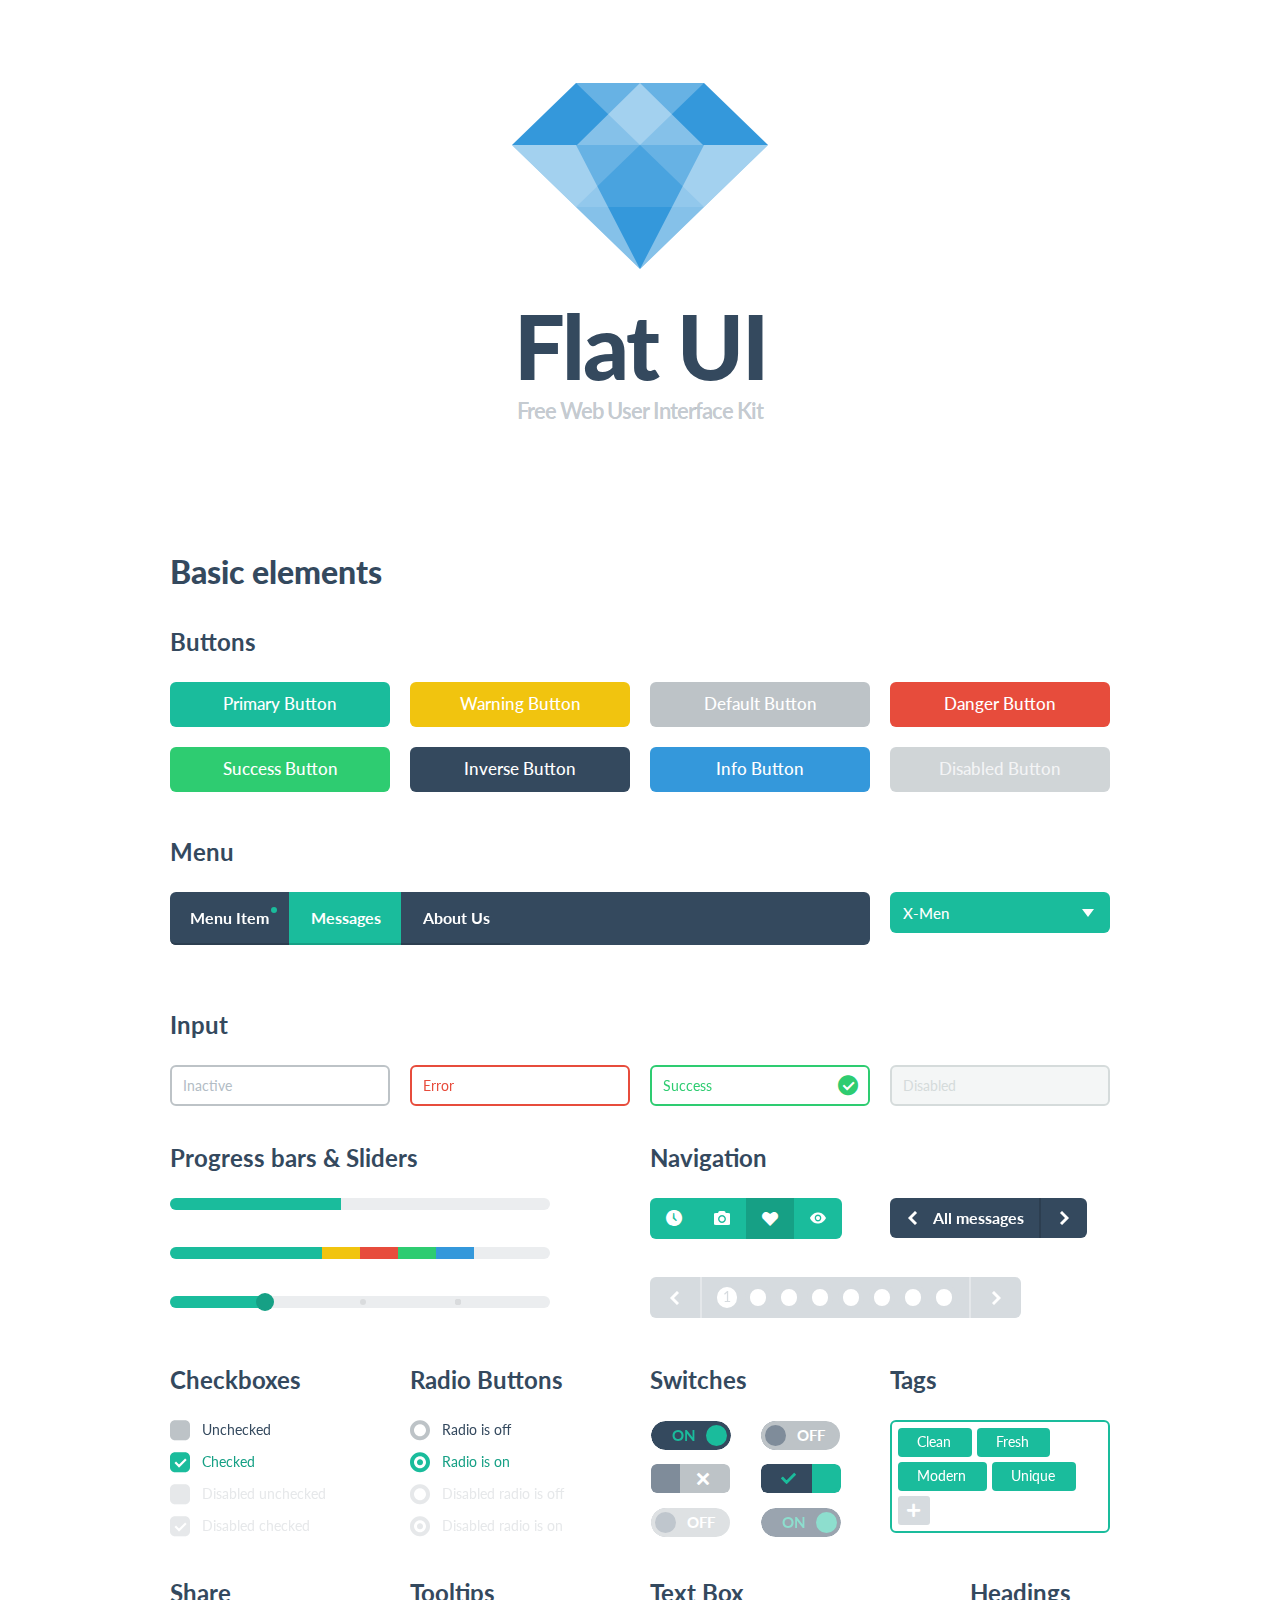
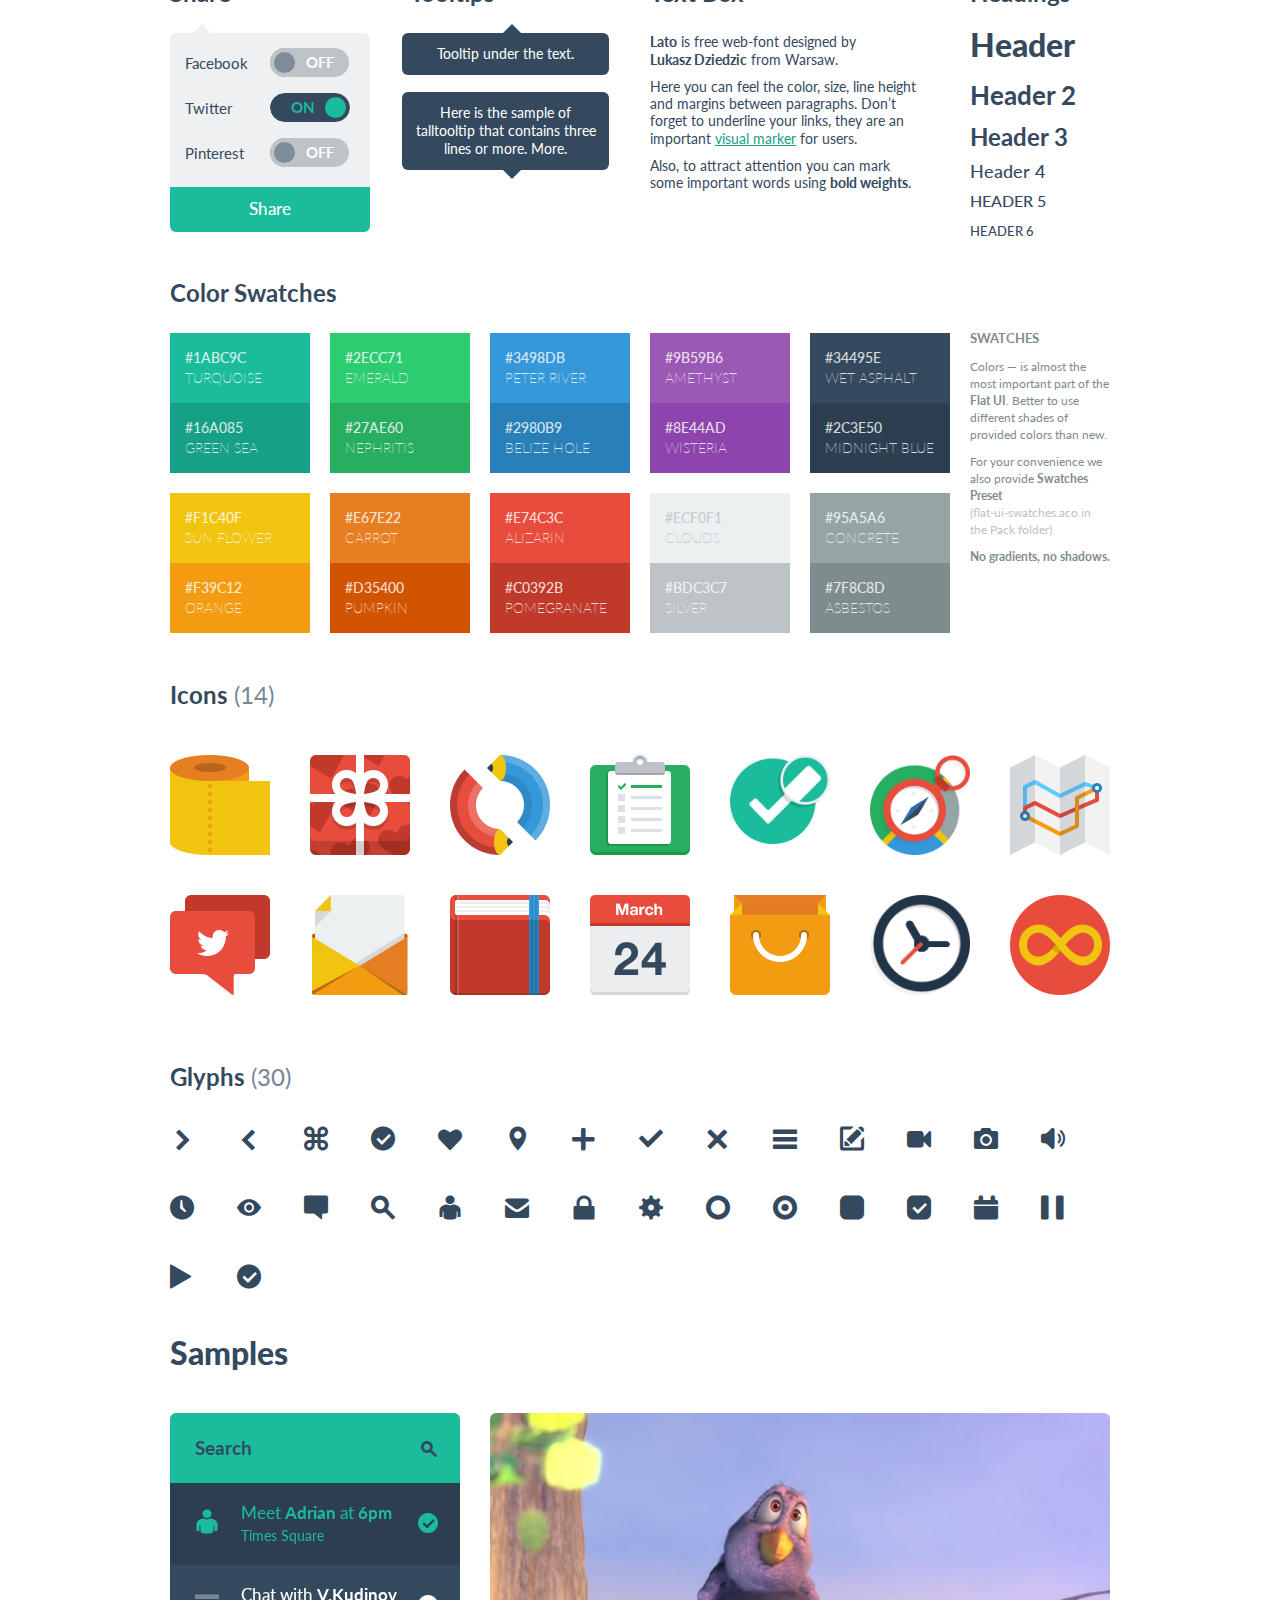
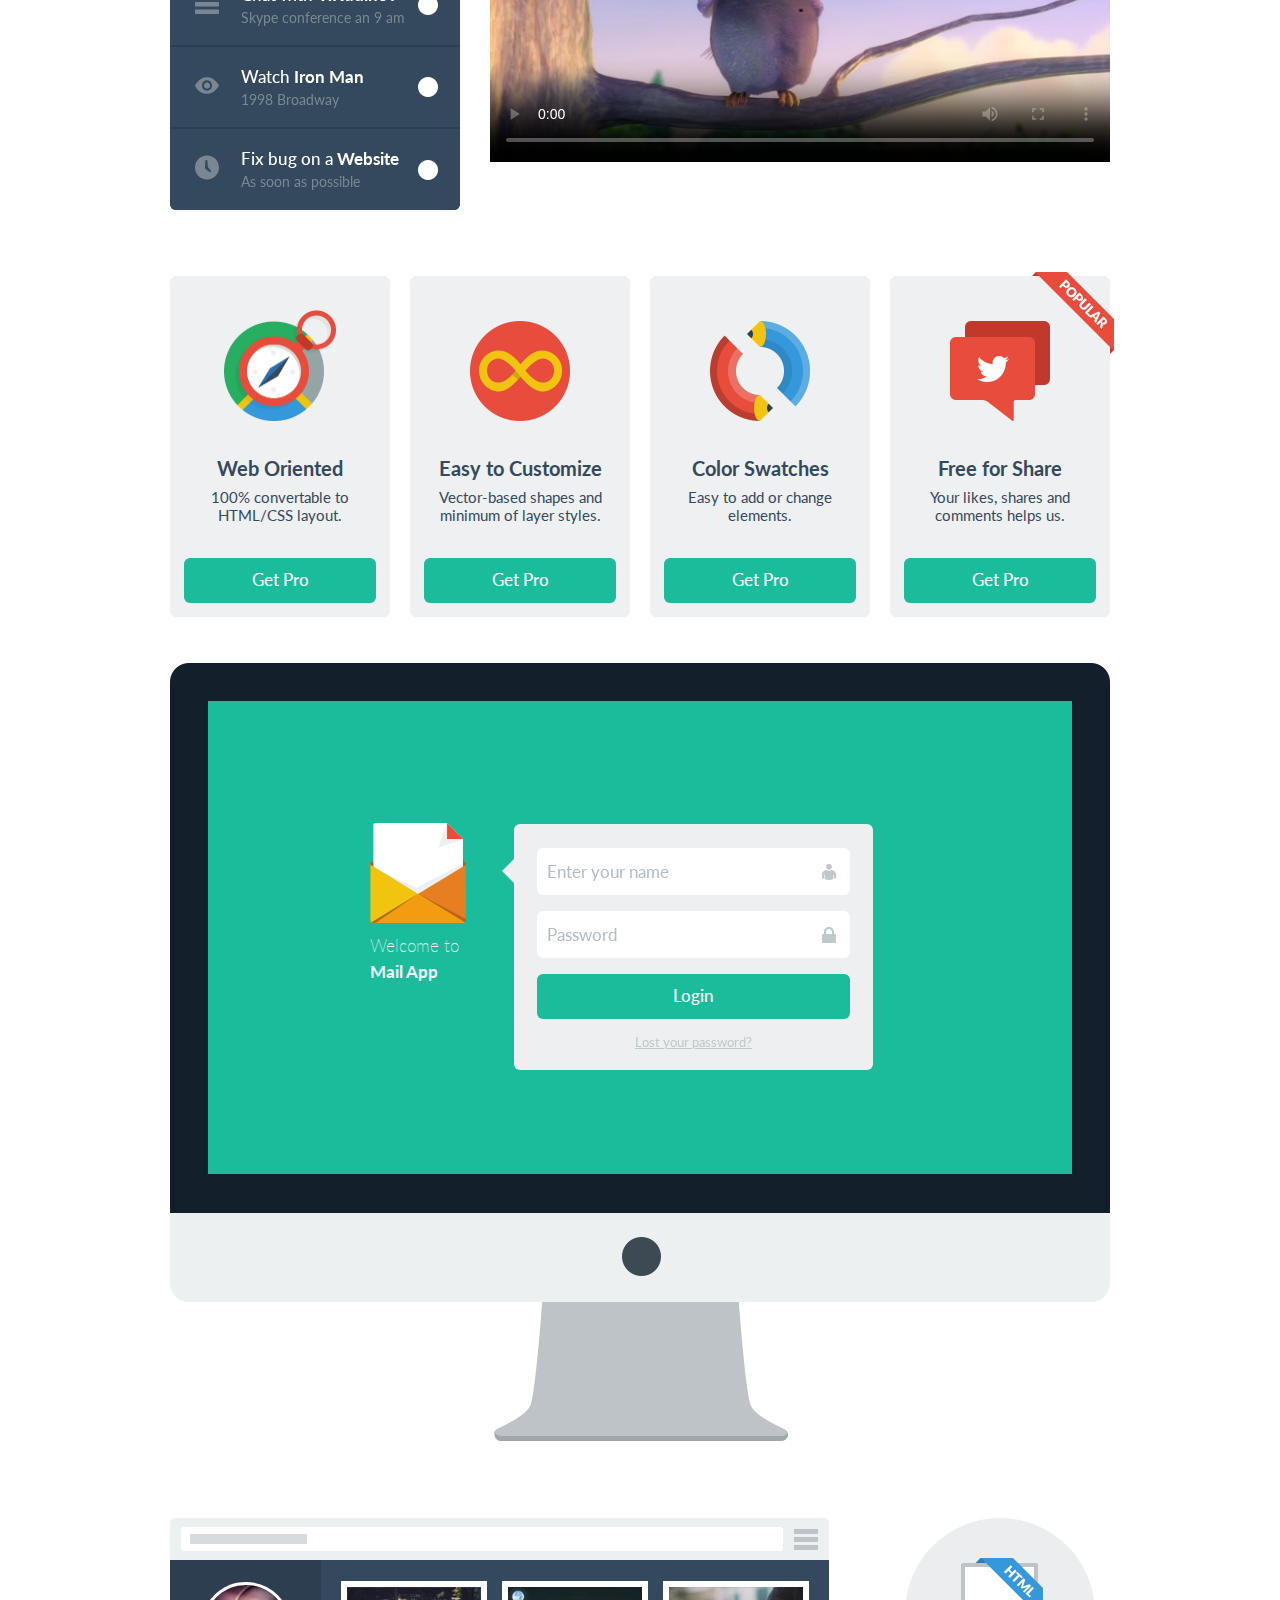
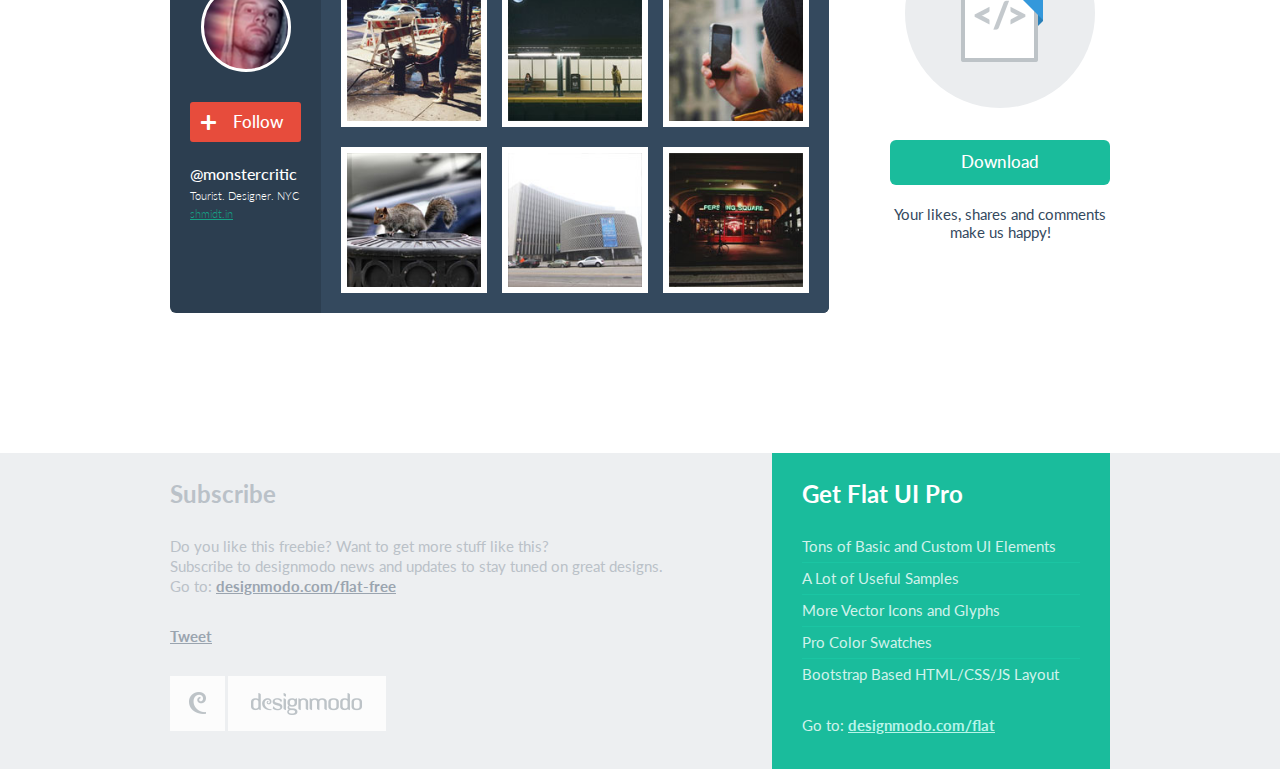
<file: Source/www/Flat-UI/index.html>
<!DOCTYPE html>
<html lang="en">
  <head>
    <meta charset="utf-8">
    <title>Flat UI Kit - HTML/PSD Design Framework</title>
    <meta name="viewport" content="width=device-width, initial-scale=1.0">

    <!-- Loading Bootstrap -->
    <link href="bootstrap/css/bootstrap.css" rel="stylesheet">

    <!-- Loading Flat UI -->
    <link href="css/flat-ui.css" rel="stylesheet">

    <link rel="shortcut icon" href="images/favicon.ico">

    <!-- HTML5 shim, for IE6-8 support of HTML5 elements. All other JS at the end of file. -->
    <!--[if lt IE 9]>
      <script src="js/html5shiv.js"></script>
    <![endif]-->
  </head>
  <body>
    <div class="container">
      <div class="demo-headline">
        <h1 class="demo-logo">
          <div class="logo"></div>
          Flat UI
          <small>Free Web User Interface Kit</small>
        </h1>
      </div> <!-- /demo-headline -->

      <h1>Basic elements</h1>
      <h3 class="demo-panel-title">Buttons</h3>

      <div class="row demo-row">
        <div class="span3">
          <a href="#fakelink" class="btn btn-large btn-block btn-primary">Primary Button</a>
        </div>
        <div class="span3">
          <a href="#fakelink" class="btn btn-large btn-block btn-warning">Warning Button</a>
        </div>
        <div class="span3">
          <a href="#fakelink" class="btn btn-block btn-large">Default Button</a>
        </div>
        <div class="span3">
          <a href="#fakelink" class="btn btn-large btn-block btn-danger">Danger Button</a>
        </div>
      </div> <!-- /row -->

      <div class="row demo-row">
        <div class="span3">
          <a href="#fakelink" class="btn btn-large btn-block btn-success">Success Button</a>
        </div>
        <div class="span3">
          <a href="#fakelink" class="btn btn-large btn-block btn-inverse">Inverse Button</a>
        </div>
        <div class="span3">
          <a href="#fakelink" class="btn btn-large btn-block btn-info">Info Button</a>
        </div>
        <div class="span3">
          <a href="#fakelink" class="btn btn-large btn-block disabled">Disabled Button</a>
        </div>
      </div> <!-- /row -->

      <h3 class="demo-panel-title">Menu</h3>
      <div class="row demo-row">
        <div class="span9">
          <div class="navbar navbar-inverse">
            <div class="navbar-inner">
              <div class="container">
                <button type="button" class="btn btn-navbar" data-toggle="collapse" data-target="#nav-collapse-01"></button>
                <div class="nav-collapse collapse" id="nav-collapse-01">
                  <ul class="nav">
                    <li>
                      <a href="#fakelink">
                        Menu Item
                        <span class="navbar-unread">1</span>
                      </a>
                    </li>
                    <li class="active">
                      <a href="#fakelink">
                        Messages
                        <span class="navbar-unread">1</span>
                      </a>
                      <ul>
                        <li><a href="#fakelink">Element One</a></li>
                        <li>
                          <a href="#fakelink">Sub menu</a>
                          <ul>
                            <li><a href="#fakelink">Element One</a></li>
                            <li><a href="#fakelink">Element Two</a></li>
                            <li><a href="#fakelink">Element Three</a></li>
                          </ul> <!-- /Sub menu -->
                        </li>
                        <li><a href="#fakelink">Element Three</a></li>
                      </ul> <!-- /Sub menu -->
                    </li>
                    <li>
                      <a href="#fakelink">
                        About Us
                      </a>
                    </li>
                  </ul>
                </div><!--/.nav -->
              </div>
            </div>
          </div>
        </div>
        <div class="span3">
          <select name="herolist" value="X-Men" class="select-block span3">
            <option value="0">Choose hero</option>
            <option value="1">Spider Man</option>
            <option value="2">Wolverine</option>
            <option value="3">Captain America</option>
            <option value="X-Men" selected="selected">X-Men</option>
            <option value="Crocodile">Crocodile</option>
          </select>
        </div>
      </div> <!-- /row -->

      <h3 class="demo-panel-title">Input</h3>
      <div class="row">
        <div class="span3">
          <input type="text" value="" placeholder="Inactive" class="span3" />
        </div>
        <div class="span3">
          <div class="control-group error">
            <input type="text" value="Error" class="span3" />
          </div>
        </div>
        <div class="span3">
          <div class="control-group success">
            <input type="text" value="Success" class="span3" />
            <i class="input-icon fui-check-inverted"></i>
          </div>
        </div>
        <div class="span3">
          <input type="text" value="Disabled" disabled="disabled" class="span3" />
        </div>
      </div> <!-- /row -->

      <div class="row">
        <div class="span5">
          <h3 class="demo-panel-title">Progress bars &amp; Sliders</h3>
          <div class="progress">
            <div class="bar" style="width: 45%;"></div>
          </div>
          <br/>
          <div class="progress">
            <div class="bar" style="width: 40%;"></div>
            <div class="bar bar-warning" style="width: 10%;"></div>
            <div class="bar bar-danger" style="width: 10%;"></div>
            <div class="bar bar-success" style="width: 10%;"></div>
            <div class="bar bar-info" style="width: 10%;"></div>
          </div>
          <br/>
          <div id="slider" class="ui-slider">
            <div class="ui-slider-segment"></div>
            <div class="ui-slider-segment"></div>
            <div class="ui-slider-segment"></div>
          </div>
        </div> <!-- /sliders -->

        <div class="span6 offset1">
          <h3 class="demo-panel-title">Navigation</h3>
          <div class="row demo-navigation">
            <div class="span3">
              <div class="btn-toolbar">
                <div class="btn-group">
                  <a class="btn btn-primary" href="#fakelink"><i class="fui-time"></i></a>
                  <a class="btn btn-primary" href="#fakelink"><i class="fui-photo"></i></a>
                  <a class="btn btn-primary active" href="#fakelink"><i class="fui-heart"></i></a>
                  <a class="btn btn-primary" href="#fakelink"><i class="fui-eye"></i></a>
                </div>
              </div> <!-- /toolbar -->
            </div>
            <div class="span3 demo-pager">
              <ul class="pager">
                <li class="previous">
                  <a href="#fakelink">
                    <i class="fui-arrow-left"></i>
                    <span>All messages</span>
                  </a>
                </li>
                <li class="next">
                  <a href="#fakelink">
                    <i class="fui-arrow-right"></i>
                  </a>
                </li>
              </ul> <!-- /pager -->
            </div>
          </div> <!-- /demo-navigation -->

          <div class="pagination">
            <ul>
              <li class="previous"><a href="#fakelink" class="fui-arrow-left"></a></li>
              <li class="active"><a href="#fakelink">1</a></li>
              <li><a href="#fakelink">2</a></li>
              <li><a href="#fakelink">3</a></li>
              <li><a href="#fakelink">4</a></li>
              <li><a href="#fakelink">5</a></li>
              <li><a href="#fakelink">6</a></li>
              <li><a href="#fakelink">7</a></li>
              <li><a href="#fakelink">8</a></li>
              <li class="next"><a href="#fakelink" class="fui-arrow-right"></a></li>
            </ul>
          </div> <!-- /pagination -->
        </div> <!-- /navigation -->
      </div> <!-- /row -->

      <div class="row">
        <div class="span3">
          <h3 class="demo-panel-title">Checkboxes</h3>
          <label class="checkbox" for="checkbox1">
            <input type="checkbox" value="" id="checkbox1" data-toggle="checkbox">
            Unchecked
          </label>
          <label class="checkbox" for="checkbox2">
            <input type="checkbox" checked="checked" value="" id="checkbox2" data-toggle="checkbox" checked="">
            Checked
          </label>
          <label class="checkbox" for="checkbox3">
            <input type="checkbox" value="" id="checkbox3" data-toggle="checkbox" disabled="">
            Disabled unchecked
          </label>
          <label class="checkbox" for="checkbox4">
            <input type="checkbox" checked="checked" value="" id="checkbox4" data-toggle="checkbox" disabled="" checked="">
            Disabled checked
          </label>
        </div> <!-- /checkboxes span3 -->

        <div class="span3">
          <h3 class="demo-panel-title">Radio Buttons</h3>
          <label class="radio">
            <input type="radio" name="optionsRadios" id="optionsRadios1" value="option1" data-toggle="radio">
            Radio is off
          </label>
          <label class="radio">
            <input type="radio" name="optionsRadios" id="optionsRadios2" value="option1" data-toggle="radio" checked="">
            Radio is on
          </label>

          <label class="radio">
            <input type="radio" name="optionsRadiosDisabled" id="optionsRadios3" value="option2" data-toggle="radio" disabled="">
            Disabled radio is off
          </label>
          <label class="radio">
            <input type="radio" name="optionsRadiosDisabled" id="optionsRadios4" value="option2" data-toggle="radio" checked="" disabled="">
            Disabled radio is on
          </label>
        </div> <!-- /radios span3 -->

        <div class="span3">
          <h3 class="demo-panel-title">Switches</h3>

          <table width="100%">
            <tr>
              <td width="50%" class="pbm">
                <input type="checkbox" checked="" data-toggle="switch" />
              </td>

              <td class="pbm">
                <input type="checkbox" data-toggle="switch" />
              </td>
            </tr>
            <tr>
              <td class="pbm">
                <div class="switch switch-square"
                  data-on-label="<i class='fui-check'></i>"
                  data-off-label="<i class='fui-cross'></i>">
                  <input type="checkbox" />
                </div>
              </td>

              <td class="pbm">
                <div class="switch switch-square"
                  data-on-label="<i class='fui-check'></i>"
                  data-off-label="<i class='fui-cross'></i>">
                  <input type="checkbox" checked="" />
                </div>
              </td>
            </tr>
            <tr>
              <td>
                <input type="checkbox" disabled data-toggle="switch" />
              </td>

              <td>
                <input type="checkbox" checked disabled data-toggle="switch" />
              </td>
            </tr>
          </table>
        </div> <!-- /toggles span3 -->

        <div class="span3">
          <h3 class="demo-panel-title">Tags</h3>
          <input name="tagsinput" id="tagsinput" class="tagsinput" value="Clean,Fresh,Modern,Unique" />
        </div>
      </div> <!-- /row -->

      <div class="row">
        <div class="span3">
          <h3 class="demo-panel-title">Share</h3>
          <div class="share mrl">
            <ul>
              <li>
                <label class="share-label" for="share-toggle2">Facebook</label>
                <input type="checkbox" data-toggle="switch" />
              </li>
              <li>
                <label class="share-label" for="share-toggle4">Twitter</label>
                <input type="checkbox" checked="" data-toggle="switch" />
              </li>
              <li>
                <label class="share-label" for="share-toggle6">Pinterest</label>
                <input type="checkbox" data-toggle="switch" />
              </li>
            </ul>
            <a href="#" class="btn btn-primary btn-block btn-large">Share</a>
          </div> <!-- /share -->
        </div>

        <div class="span3">
          <div class="demo-tooltips">
            <h3 class="demo-panel-title">Tooltips</h3>
            <p align="center" data-toggle="tooltip" data-placement="bottom" title="Tooltip under the text."></p>
            <p align="center" data-toggle="tooltip" title="Here is the sample of talltooltip that contains three lines or more. More."></p>
          </div>
        </div> <!-- /span3 with tooltips -->

        <div class="span4">
          <div class="demo-text-box prl">
            <h3 class="demo-panel-title">Text Box</h3>
            <p><strong>Lato</strong> is free web-font designed by <strong>Lukasz&nbsp;Dziedzic</strong> from Warsaw.</p>
            <p>Here you can feel the color, size, line height and margins between paragraphs. Don’t forget to underline 
              your links, they are an important <a href="#">visual marker</a> for users.</p>
            <p>Also, to attract attention you can mark some&nbsp;important words using <strong>bold weights</strong>.</p>
          </div>
        </div> <!-- /text box -->

        <div class="span2">
          <h3 class="demo-panel-title demo-headings">Headings</h3>
          <h1>Header</h1>
          <h2>Header 2</h2>
          <h3>Header 3</h3>
          <h4>Header 4</h4>
          <h5>Header 5</h5>
          <h6>Header 6</h6>
        </div> <!-- /headings -->
      </div> <!-- /row -->

      <h3 class="demo-panel-title">Color Swatches</h3>
      <div class="row">
        <div class="span10">          
          <div class="row mbl">
            <div class="span2">
              <dl class="palette palette-turquoise">
                <dt>#1abc9c</dt>
                <dd>Turquoise</dd>
              </dl>
              <dl class="palette palette-green-sea">
                <dt>#16a085</dt>
                <dd>Green sea</dd>
              </dl>
            </div>

            <div class="span2">
              <dl class="palette palette-emerald">
                <dt>#2ecc71</dt>
                <dd>Emerald</dd>
              </dl>
              <dl class="palette palette-nephritis">
                <dt>#27ae60</dt>
                <dd>Nephritis</dd>
              </dl>
            </div>

            <div class="span2">
              <dl class="palette palette-peter-river">
                <dt>#3498db</dt>
                <dd>Peter river</dd>
              </dl>
              <dl class="palette palette-belize-hole">
                <dt>#2980b9</dt>
                <dd>Belize hole</dd>
              </dl>
            </div>

            <div class="span2">
              <dl class="palette palette-amethyst">
                <dt>#9b59b6</dt>
                <dd>Amethyst</dd>
              </dl>
              <dl class="palette palette-wisteria">
                <dt>#8e44ad</dt>
                <dd>Wisteria</dd>
              </dl>
            </div>

            <div class="span2">
              <dl class="palette palette-wet-asphalt">
                <dt>#34495e</dt>
                <dd>Wet asphalt</dd>
              </dl>
              <dl class="palette palette-midnight-blue">
                <dt>#2c3e50</dt>
                <dd>Midnight blue</dd>
              </dl>
            </div>
          </div> <!-- /color swatches -->

          <div class="row mbl">
            <div class="span2">
              <dl class="palette palette-sun-flower">
                <dt>#f1c40f</dt>
                <dd>Sun flower</dd>
              </dl>
              <dl class="palette palette-orange">
                <dt>#f39c12</dt>
                <dd>Orange</dd>
              </dl>
            </div>

            <div class="span2">
              <dl class="palette palette-carrot">
                <dt>#e67e22</dt>
                <dd>Carrot</dd>
              </dl>
              <dl class="palette palette-pumpkin">
                <dt>#d35400</dt>
                <dd>Pumpkin</dd>
              </dl>
            </div>

            <div class="span2">
              <dl class="palette palette-alizarin">
                <dt>#e74c3c</dt>
                <dd>Alizarin</dd>
              </dl>
              <dl class="palette palette-pomegranate">
                <dt>#c0392b</dt>
                <dd>Pomegranate</dd>
              </dl>
            </div>

            <div class="span2">
              <dl class="palette palette-clouds">
                <dt>#ecf0f1</dt>
                <dd>Clouds</dd>
              </dl>
              <dl class="palette palette-silver">
                <dt>#bdc3c7</dt>
                <dd>Silver</dd>
              </dl>
            </div>

            <div class="span2">
              <dl class="palette palette-concrete">
                <dt>#95a5a6</dt>
                <dd>Concrete</dd>
              </dl>
              <dl class="palette palette-asbestos">
                <dt>#7f8c8d</dt>
                <dd>Asbestos</dd>
              </dl>
            </div>
          </div> <!-- /color swatches -->
        </div>

        <div class="span2">
          <h6 class="palette-headline">SWATCHES</h6>
          <p class="palette-paragraph">
            Colors &mdash; is almost the most important part of the <strong>Flat UI</strong>. Better to use different shades of provided colors than new.
          </p>
          <p class="palette-paragraph">
            For your convenience we also provide <strong>Swatches Preset</strong> <span>(flat&#8209;ui&#8209;swatches.aco in the Pack folder).</span>
          </p>
          <p class="palette-paragraph">
            <strong>No gradients, no shadows.</strong>
          </p>
        </div> <!-- /swatches desc -->
      </div> <!-- /swatches row -->

      <h3 class="demo-panel-title">Icons <small>(14)</small></h3>
      <div class="demo-illustrations">
        <div class="demo-content">
          <div><img src="images/icons/Toilet-Paper@2x.png" alt="Toilet-Paper"></div>          
          <div><img src="images/icons/Gift-Box@2x.png" alt="Gift-Box"></div>
          <div><img src="images/icons/Pensils@2x.png" alt="Pensils"></div>
          <div><img src="images/icons/Clipboard@2x.png" alt="Clipboard"></div>
          <div><img src="images/icons/Retina-Ready@2x.png" alt="Retina-Ready"></div>
          <div><img src="images/icons/Compas@2x.png" alt="Compas"></div>
          <div><img src="images/icons/Map@2x.png" alt="Map"></div>
          <div><img src="images/icons/Chat@2x.png" alt="Chat"></div>
          <div><img src="images/icons/Mail@2x.png" alt="Mail"></div>
          <div><img src="images/icons/Book@2x.png" alt="Book"></div>
          <div><img src="images/icons/Calendar@2x.png" alt="Calendar"></div>
          <div><img src="images/icons/Pocket@2x.png" alt="Pocket"></div>
          <div><img src="images/icons/Watches@2x.png" alt="Watches"></div>
          <div><img src="images/icons/Infinity-Loop@2x.png" alt="Infinity-Loop"></div>
        </div>
      </div>


      <h3 class="demo-panel-title">Glyphs <small>(30)</small></h3>
      <div class="demo-icons">        
        <div class="demo-content">
          <span class="fui-arrow-right"></span>
          <span class="fui-arrow-left"></span>
          <span class="fui-cmd"></span>
          <span class="fui-check-inverted"></span>
          <span class="fui-heart"></span>
          <span class="fui-location"></span>
          <span class="fui-plus"></span>
          <span class="fui-check"></span>
          <span class="fui-cross"></span>
          <span class="fui-list"></span>
          <span class="fui-new"></span>
          <span class="fui-video"></span>
          <span class="fui-photo"></span>
          <span class="fui-volume"></span>
          <span class="fui-time"></span>
          <span class="fui-eye"></span>
          <span class="fui-chat"></span>
          <span class="fui-search"></span>
          <span class="fui-user"></span>
          <span class="fui-mail"></span>
          <span class="fui-lock"></span>
          <span class="fui-gear"></span>
          <span class="fui-radio-unchecked"></span>
          <span class="fui-radio-checked"></span>
          <span class="fui-checkbox-unchecked"></span>
          <span class="fui-checkbox-checked"></span>
          <span class="fui-calendar-solid"></span>
          <span class="fui-pause"></span>
          <span class="fui-play"></span>
          <span class="fui-check-inverted-2"></span>
        </div>
      </div> <!-- /icon font row -->

      <h1 class="mbl pbl">Samples</h1>
      <div class="row demo-samples">
        <div class="span4">
          <div class="todo mrm">
            <div class="todo-search">
              <input class="todo-search-field" type="search" value="" placeholder="Search" />
            </div>
            <ul>
              <li class="todo-done">
                <div class="todo-icon fui-user"></div>
                <div class="todo-content">
                  <h4 class="todo-name">
                    Meet <strong>Adrian</strong> at <strong>6pm</strong>
                  </h4>
                  Times Square
                </div>
              </li>

              <li>
                <div class="todo-icon fui-list"></div>
                <div class="todo-content">
                  <h4 class="todo-name">
                    Chat with <strong>V.Kudinov</strong>
                  </h4>
                  Skype conference an 9 am
                </div>
              </li>

              <li>
                <div class="todo-icon fui-eye"></div>
                <div class="todo-content">
                  <h4 class="todo-name">
                    Watch <strong>Iron Man</strong>
                  </h4>
                  1998 Broadway
                </div>
              </li>

              <li>
                <div class="todo-icon fui-time"></div>
                <div class="todo-content">
                  <h4 class="todo-name">
                    Fix bug on a <strong>Website</strong>
                  </h4>
                  As soon as possible
                </div>
              </li>
            </ul>
          </div>
        </div> <!-- /todo list -->

        <div class="span8 demo-video">
          <!--[if !IE]> -->
            <video class="video-js" controls
              preload="auto" width="620" height="349" poster="images/video/poster.jpg" data-setup="{}">
              <source src="http://iurevych.github.com/Flat-UI-videos/big_buck_bunny.mp4" type="video/mp4">
              <source src="http://iurevych.github.com/Flat-UI-videos/big_buck_bunny.webm" type="video/webm">
            </video>
          <!-- <![endif]-->

          <!--[if IE]>
            <video class="video-js" controls
              preload="auto" width="620" height="256" poster="http://video-js.zencoder.com/oceans-clip.jpg" data-setup="{}">
              <source src="http://video-js.zencoder.com/oceans-clip.mp4" type='video/mp4'/>
              <source src="http://video-js.zencoder.com/oceans-clip.webm" type='video/webm'/>
            </video>
          <![endif]-->
        </div> <!-- /video -->
      </div>

      <div class="row demo-tiles">
        <div class="span3">
          <div class="tile">
            <img src="images/icons/Compas@2x.png" alt="Compas@2x" class="tile-image big-illustration">
            <h3 class="tile-title">Web Oriented</h3>
            <p>100% convertable to HTML/CSS layout.</p>
            <a class="btn btn-primary btn-large btn-block" href="http://designmodo.com/flat">Get Pro</a>
          </div>
        </div>

        <div class="span3">
          <div class="tile">
            <img src="images/icons/Infinity-Loop@2x.png" alt="Infinity-Loop@2x" class="tile-image">
            <h3 class="tile-title">Easy to Customize</h3>
            <p>Vector-based shapes and minimum of layer styles.</p>
            <a class="btn btn-primary btn-large btn-block" href="http://designmodo.com/flat">Get Pro</a>
          </div>
        </div>

        <div class="span3">
          <div class="tile">
            <img src="images/icons/Pensils@2x.png" alt="Pensils@2x" class="tile-image">
            <h3 class="tile-title">Color Swatches</h3>
            <p>Easy to add or change elements. </p>
            <a class="btn btn-primary btn-large btn-block" href="http://designmodo.com/flat">Get Pro</a>
          </div>
        </div>

        <div class="span3">
          <div class="tile tile-hot">
            <img src="images/icons/Chat@2x.png" alt="Chat@2x" class="tile-image">
            <h3 class="tile-title">Free for Share</h3>
            <p>Your likes, shares and comments helps us.</p>
            <a class="btn btn-primary btn-large btn-block" href="http://designmodo.com/flat">Get Pro</a>
          </div>

        </div>
      </div> <!-- /tiles -->

      <div class="login">
        <div class="login-screen">
          <div class="login-icon">
            <img src="images/login/icon.png" alt="Welcome to Mail App" />
            <h4>Welcome to <small>Mail App</small></h4>
          </div>

          <div class="login-form">
            <div class="control-group">
              <input type="text" class="login-field" value="" placeholder="Enter your name" id="login-name" />
              <label class="login-field-icon fui-user" for="login-name"></label>
            </div>

            <div class="control-group">
              <input type="password" class="login-field" value="" placeholder="Password" id="login-pass" />
              <label class="login-field-icon fui-lock" for="login-pass"></label>
            </div>

            <a class="btn btn-primary btn-large btn-block" href="#">Login</a>
            <a class="login-link" href="#">Lost your password?</a>
          </div>
        </div>
      </div>

      <div class="row">
        <div class="span9">
          <div class="demo-browser">
            <div class="demo-browser-side">
              <div class="demo-browser-author"></div>
              <div class="demo-browser-action">
                <a class="btn btn-danger btn-large btn-block" href="http://twitter.com/monstercritic" target="_blank">
                  Follow
                </a>
              </div>
              <h5>@monstercritic</h5>
              <h6>
                Tourist. Designer. NYC
                <a href="http://shmidt.in" target="_blank">shmidt.in</a>
              </h6>
            </div>
            <div class="demo-browser-content">
              <img src="images/demo/browser-pic-1.jpg" alt="" />
              <img src="images/demo/browser-pic-2.jpg" alt="" />
              <img src="images/demo/browser-pic-3.jpg" alt="" />
              <img src="images/demo/browser-pic-4.jpg" alt="" />
              <img src="images/demo/browser-pic-5.jpg" alt="" />
              <img src="images/demo/browser-pic-6.jpg" alt="" />
            </div>
          </div>
        </div>

        <div class="span3">
          <div class="demo-download">
            <img src="images/demo/html-icon.png" src="Free PSD" />
          </div>

          <a href="https://github.com/designmodo/Flat-UI/archive/master.zip" class="btn btn-primary btn-large btn-block">Download</a>

          <p class="demo-download-text">Your likes, shares and comments make us happy!</p>
        </div>
      </div> <!-- /download area -->

    </div> <!-- /container -->

    <footer>
      <div class="container">
        <div class="row">
          <div class="span7">
            <h3 class="footer-title">Subscribe</h3>
            <p>Do you like this freebie? Want to get more stuff like this?<br/>
              Subscribe to designmodo news and updates to stay tuned on great designs.<br/>
              Go to: <a href="http://designmodo.com/flat-free" target="_blank">designmodo.com/flat-free</a>
            </p>

            <p class="pvl">
              <a href="https://twitter.com/share" class="twitter-share-button" data-url="http://designmodo.com/flat-free/" data-text="Flat UI Free - PSD&amp;HTML User Interface Kit" data-via="designmodo" data-size="large">Tweet</a>
              <script>!function(d,s,id){var js,fjs=d.getElementsByTagName(s)[0];if(!d.getElementById(id)){js=d.createElement(s);js.id=id;js.src="//platform.twitter.com/widgets.js";fjs.parentNode.insertBefore(js,fjs);}}(document,"script","twitter-wjs");</script>
            </p>

            <a class="footer-brand" href="http://designmodo.com" target="_blank">
              <img src="images/footer/logo.png" alt="Designmodo.com" />
            </a>
          </div> <!-- /span8 -->

          <div class="span5">
            <div class="footer-banner">
              <h3 class="footer-title">Get Flat UI Pro</h3>
              <ul>
                <li>Tons of Basic and Custom UI Elements</li>
                <li>A Lot of Useful Samples</li>
                <li>More Vector Icons and Glyphs</li>
                <li>Pro Color Swatches</li>
                <li>Bootstrap Based HTML/CSS/JS Layout</li>
              </ul>
              Go to: <a href="http://designmodo.com/flat" target="_blank">designmodo.com/flat</a>
            </div>
          </div>
        </div>
      </div>
    </footer>
    
    <!-- Load JS here for greater good =============================-->
    <script src="js/jquery-1.8.3.min.js"></script>
    <script src="js/jquery-ui-1.10.3.custom.min.js"></script>
    <script src="js/jquery.ui.touch-punch.min.js"></script>
    <script src="js/bootstrap.min.js"></script>
    <script src="js/bootstrap-select.js"></script>
    <script src="js/bootstrap-switch.js"></script>
    <script src="js/flatui-checkbox.js"></script>
    <script src="js/flatui-radio.js"></script>
    <script src="js/jquery.tagsinput.js"></script>
    <script src="js/jquery.placeholder.js"></script>
    <script src="js/jquery.stacktable.js"></script>
    <script src="http://vjs.zencdn.net/c/video.js"></script>
    <script src="js/application.js"></script>
  </body>
</html>
</file>
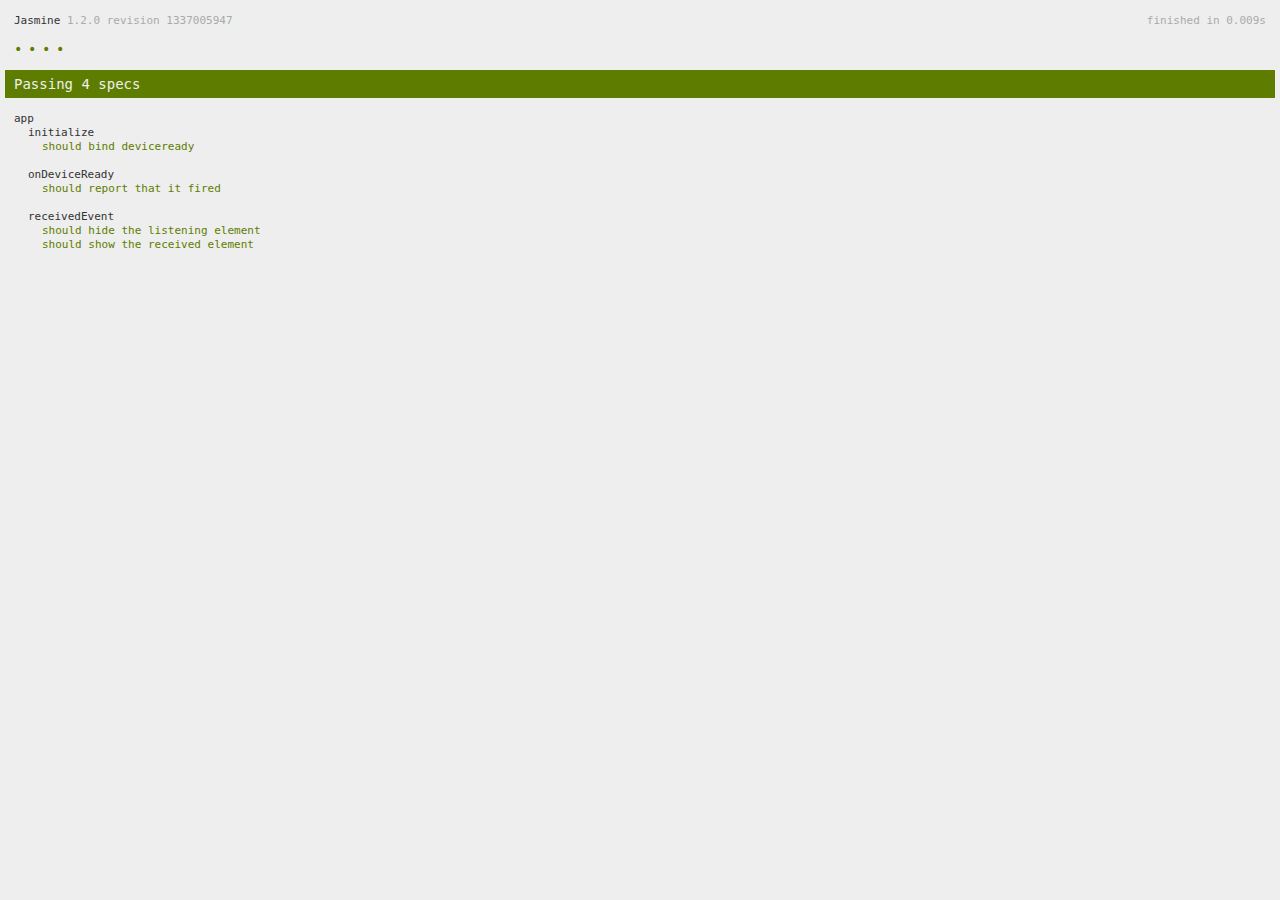
<file: Source/www/spec.html>
<!DOCTYPE html>
<!--
    Licensed to the Apache Software Foundation (ASF) under one
    or more contributor license agreements.  See the NOTICE file
    distributed with this work for additional information
    regarding copyright ownership.  The ASF licenses this file
    to you under the Apache License, Version 2.0 (the
    "License"); you may not use this file except in compliance
    with the License.  You may obtain a copy of the License at

    http://www.apache.org/licenses/LICENSE-2.0

    Unless required by applicable law or agreed to in writing,
    software distributed under the License is distributed on an
    "AS IS" BASIS, WITHOUT WARRANTIES OR CONDITIONS OF ANY
     KIND, either express or implied.  See the License for the
    specific language governing permissions and limitations
    under the License.
-->
<html>
    <head>
        <title>Jasmine Spec Runner</title>

        <!-- jasmine source -->
        <link rel="shortcut icon" type="image/png" href="spec/lib/jasmine-1.2.0/jasmine_favicon.png">
        <link rel="stylesheet" type="text/css" href="spec/lib/jasmine-1.2.0/jasmine.css">
        <script type="text/javascript" src="spec/lib/jasmine-1.2.0/jasmine.js"></script>
        <script type="text/javascript" src="spec/lib/jasmine-1.2.0/jasmine-html.js"></script>

        <!-- include source files here... -->
        <script type="text/javascript" src="js/index.js"></script>

        <!-- include spec files here... -->
        <script type="text/javascript" src="spec/helper.js"></script>
        <script type="text/javascript" src="spec/index.js"></script>

        <script type="text/javascript">
            (function() {
                var jasmineEnv = jasmine.getEnv();
                jasmineEnv.updateInterval = 1000;

                var htmlReporter = new jasmine.HtmlReporter();

                jasmineEnv.addReporter(htmlReporter);

                jasmineEnv.specFilter = function(spec) {
                    return htmlReporter.specFilter(spec);
                };

                var currentWindowOnload = window.onload;

                window.onload = function() {
                    if (currentWindowOnload) {
                        currentWindowOnload();
                    }
                    execJasmine();
                };

                function execJasmine() {
                    jasmineEnv.execute();
                }
            })();
        </script>
    </head>
    <body>
        <div id="stage" style="display:none;"></div>
    </body>
</html>
</file>
<file: Source/www/Flat-UI/css/flat-ui.css>
@import url("https://fonts.googleapis.com/css?family=Lato:400,700,700italic,900,400italic,300");
@font-face {
  font-family: 'Flat-UI-Icons';
  src: url('../fonts/Flat-UI-Icons.eot');
  src: url('../fonts/Flat-UI-Icons.eot?#iefix') format('embedded-opentype'), url('../fonts/Flat-UI-Icons.woff') format('woff'), url('../fonts/Flat-UI-Icons.ttf') format('truetype'), url('../fonts/Flat-UI-Icons.svg#Flat-UI-Icons') format('svg');
  font-weight: normal;
  font-style: normal;
}
/* Use the following CSS code if you want to use data attributes for inserting your icons */
[data-icon]:before {
  font-family: 'Flat-UI-Icons';
  content: attr(data-icon);
  speak: none;
  font-weight: normal;
  font-variant: normal;
  text-transform: none;
  -webkit-font-smoothing: antialiased;
}
/* Use the following CSS code if you want to have a class per icon */
/*
Instead of a list of all class selectors,
you can use the generic selector below, but it's slower:
[class*="fui-"] {
*/
.fui-arrow-right,
.fui-arrow-left,
.fui-cmd,
.fui-check-inverted,
.fui-heart,
.fui-location,
.fui-plus,
.fui-check,
.fui-cross,
.fui-list,
.fui-new,
.fui-video,
.fui-photo,
.fui-volume,
.fui-time,
.fui-eye,
.fui-chat,
.fui-search,
.fui-user,
.fui-mail,
.fui-lock,
.fui-gear,
.fui-radio-unchecked,
.fui-radio-checked,
.fui-checkbox-unchecked,
.fui-checkbox-checked,
.fui-calendar-solid,
.fui-pause,
.fui-play,
.fui-check-inverted-2 {
  display: inline-block;
  font-family: 'Flat-UI-Icons';
  speak: none;
  font-style: normal;
  font-weight: normal;
  font-variant: normal;
  text-transform: none;
  -webkit-font-smoothing: antialiased;
}
.fui-arrow-right:before {
  content: "\e02c";
}
.fui-arrow-left:before {
  content: "\e02d";
}
.fui-cmd:before {
  content: "\e02f";
}
.fui-check-inverted:before {
  content: "\e006";
}
.fui-heart:before {
  content: "\e007";
}
.fui-location:before {
  content: "\e008";
}
.fui-plus:before {
  content: "\e009";
}
.fui-check:before {
  content: "\e00a";
}
.fui-cross:before {
  content: "\e00b";
}
.fui-list:before {
  content: "\e00c";
}
.fui-new:before {
  content: "\e00d";
}
.fui-video:before {
  content: "\e00e";
}
.fui-photo:before {
  content: "\e00f";
}
.fui-volume:before {
  content: "\e010";
}
.fui-time:before {
  content: "\e011";
}
.fui-eye:before {
  content: "\e012";
}
.fui-chat:before {
  content: "\e013";
}
.fui-search:before {
  content: "\e01c";
}
.fui-user:before {
  content: "\e01d";
}
.fui-mail:before {
  content: "\e01e";
}
.fui-lock:before {
  content: "\e01f";
}
.fui-gear:before {
  content: "\e024";
}
.fui-radio-unchecked:before {
  content: "\e02b";
}
.fui-radio-checked:before {
  content: "\e032";
}
.fui-checkbox-unchecked:before {
  content: "\e033";
}
.fui-checkbox-checked:before {
  content: "\e034";
}
.fui-calendar-solid:before {
  content: "\e022";
}
.fui-pause:before {
  content: "\e03b";
}
.fui-play:before {
  content: "\e03c";
}
.fui-check-inverted-2:before {
  content: "\e000";
}
/* 62px */
/* 52px */
/* 40px */
/* 29px */
/* 28px */
/* 24px */
.inline-block {
  display: inline-block;
  zoom: 1;
  *display: inline;
}
.clearfix {
  *zoom: 1;
}
.clearfix:before,
.clearfix:after {
  display: table;
  content: "";
}
.clearfix:after {
  clear: both;
}
.drop-ie-gradient {
  filter: unquote("progid:DXImageTransform.Microsoft.gradient(enabled = false)");
}
.dropdown-arrow-inverse {
  border-bottom-color: #34495e !important;
  border-top-color: #34495e !important;
}
.demo-headline {
  padding: 73px 0 110px;
  text-align: center;
}
.demo-logo {
  font-size: 90px;
  font-weight: 900;
  letter-spacing: -2px;
  line-height: 100px;
}
.demo-logo .logo {
  background: url(../images/demo/logo-mask.png) center 0 no-repeat;
  background-size: 256px 186px;
  height: 186px;
  margin: 0 auto 26px;
  overflow: hidden;
  text-indent: -9999em;
  width: 256px;
}
.demo-logo small {
  color: rgba(52, 73, 94, 0.30000000000000004);
  display: block;
  font-size: 22px;
  font-weight: 700;
  letter-spacing: -1px;
  padding-top: 5px;
}
.demo-row {
  margin-bottom: 20px;
}
.demo-panel-title {
  margin-bottom: 20px;
  padding-top: 20px;
}
.demo-panel-title small {
  color: #798795;
  font-size: inherit;
  font-weight: 400;
}
.demo-navigation {
  margin-bottom: -4px;
  margin-top: -10px;
}
.demo-pager {
  margin-top: -10px;
}
.demo-tooltips {
  height: 126px;
}
.demo-tooltips .tooltip {
  left: -8px !important;
  position: relative !important;
  top: -8px !important;
}
.demo-headings {
  margin-bottom: 12px;
}
.demo-tiles {
  margin-bottom: 46px;
}
.demo-icons {
  font-size: 32px;
  margin-left: -20px;
  padding-left: 20px;
}
.demo-icons .demo-content {
  margin: 0 0 0 -35px;
}
.demo-icons .demo-content > span {
  display: inline-block;
  margin: 0 0 32px 35px;
  width: 24px;
  font-size: 24px;
}
.demo-icons-tooltip {
  bottom: 0;
  color: #c2c8cf;
  font-size: 12px;
  left: 100%;
  margin-left: 0 !important;
  position: absolute;
  width: 80px;
}
.demo-illustrations .demo-content {
  margin: 0 0 0 -40px;
  padding-top: 20px;
  *zoom: 1;
}
.demo-illustrations .demo-content:before,
.demo-illustrations .demo-content:after {
  display: table;
  content: "";
}
.demo-illustrations .demo-content:after {
  clear: both;
}
.demo-illustrations .demo-content > div {
  float: left;
  width: 100px;
  height: 100px;
  margin: 0 0 40px 40px;
  text-align: center;
}
.demo-illustrations img {
  display: inline-block;
  max-height: 100px;
  max-width: 100px;
  vertical-align: baseline;
}
.demo-samples {
  margin-bottom: 46px;
}
.demo-video {
  padding-top: 95px;
  -webkit-border-radius: 6px;
  -moz-border-radius: 6px;
  border-radius: 6px;
}
.demo-download-section {
  float: none;
  margin: 0 auto;
  padding: 60px 0 90px 20px;
  text-align: center;
}
.demo-download-section [class*='fui-'] {
  margin: 3px 0 -3px;
}
.demo-download {
  background-color: #ebedef;
  height: 120px;
  margin: 0 auto 32px;
  padding: 40px 28px 30px 32px;
  text-align: center;
  width: 130px;
  -webkit-border-radius: 50%;
  -moz-border-radius: 50%;
  border-radius: 50%;
}
.demo-download img {
  height: 104px;
  width: 82px;
}
.demo-download-text {
  font-size: 15px;
  padding: 20px 0;
  text-align: center;
}
.demo-text-box a:hover {
  color: #1abc9c;
}
.demo-browser {
  background: #2c3e50 url(../images/demo/browser.png) 0 0 no-repeat;
  background-size: 659px 42px;
  color: #ffffff;
  margin: 0 41px 140px 0;
  padding-top: 42px;
  -webkit-border-radius: 0 0 6px 6px;
  -moz-border-radius: 0 0 6px 6px;
  border-radius: 0 0 6px 6px;
}
.demo-browser-side {
  float: left;
  padding: 22px 20px;
  width: 111px;
}
.demo-browser-side > h5 {
  margin-bottom: 3px;
  text-transform: none;
}
.demo-browser-side > h6 {
  font-size: 11px;
  font-weight: 300;
  line-height: 18px;
  margin-top: 3px;
  text-transform: none;
}
.demo-browser-author {
  background: url(../images/demo/browser-author.jpg) center center no-repeat;
  border: 3px solid #ffffff;
  display: block;
  height: 84px;
  margin: 0 auto;
  width: 84px;
  -webkit-border-radius: 50%;
  -moz-border-radius: 50%;
  border-radius: 50%;
}
.demo-browser-action {
  padding: 30px 0 12px;
}
.demo-browser-action > .btn {
  padding: 9px 0 10px 11px !important;
  text-align: left;
  -webkit-border-radius: 3px;
  -moz-border-radius: 3px;
  border-radius: 3px;
}
.demo-browser-action > .btn:before {
  color: #ffffff;
  content: '\e009';
  font-size: 16px;
  font-family: 'Flat-UI-Icons';
  font-weight: 300;
  margin-right: 12px;
  position: relative;
  top: 1px;
  -webkit-font-smoothing: antialiased;
}
.demo-browser-content {
  background-color: #34495e;
  overflow: hidden;
  padding: 21px 0 0 20px;
  -webkit-border-radius: 0 0 6px;
  -moz-border-radius: 0 0 6px;
  border-radius: 0 0 6px;
}
.demo-browser-content > img {
  border: 6px solid #ffffff;
  float: left;
  margin: 0 15px 20px 0;
  width: 134px;
}
@media only screen and (-webkit-min-device-pixel-ratio: 2), only screen and (-webkit-min-device-pixel-ratio: 1.5), only screen and (-moz-min-device-pixel-ratio: 2), only screen and (-o-min-device-pixel-ratio: 3/2), only screen and (-o-min-device-pixel-ratio: 2/1), only screen and (min--moz-device-pixel-ratio: 1.5), only screen and (min-device-pixel-ratio: 1.5), only screen and (min-device-pixel-ratio: 2) {
  .logo {
    background-image: url(../images/demo/logo-mask-2x.png);
  }
  .demo-browser {
    background-image: url(../images/demo/browser-2x.png);
  }
}
body {
  color: #34495e;
  font-family: "Lato", sans-serif;
  font-size: 14px;
  line-height: 1.231;
}
input,
button,
select,
textarea {
  font-family: "Lato", sans-serif;
  font-size: 14px;
}
a {
  color: #16a085;
  text-decoration: underline;
  -webkit-transition: 0.25s;
  -moz-transition: 0.25s;
  -o-transition: 0.25s;
  transition: 0.25s;
  -webkit-backface-visibility: hidden;
}
a:hover {
  color: #1abc9c;
  text-decoration: none;
}
h1 {
  font-size: 32px;
  font-weight: 900;
}
h2 {
  font-size: 26px;
  font-weight: 700;
  margin-bottom: 2px;
}
h3 {
  font-size: 24px;
  font-weight: 700;
  margin-bottom: 4px;
  margin-top: 2px;
}
h4 {
  font-size: 18px;
  font-weight: 500;
  margin-top: 4px;
}
h5 {
  font-size: 16px;
  font-weight: 500;
  text-transform: uppercase;
}
h6 {
  font-size: 13px;
  font-weight: 500;
  text-transform: uppercase;
}
.btn,
.btn-group > .btn,
.btn-group > .dropdown-menu,
.btn-group > .popover {
  font-size: 14.994px;
  /* 15px */

  font-weight: 500;
}
.btn {
  border: none;
  background: #bdc3c7;
  color: #ffffff;
  padding: 9px 12px 10px;
  line-height: 22px;
  text-decoration: none;
  text-shadow: none;
  -webkit-border-radius: 6px;
  -moz-border-radius: 6px;
  border-radius: 6px;
  -webkit-box-shadow: none;
  -moz-box-shadow: none;
  box-shadow: none;
  -webkit-transition: 0.25s;
  -moz-transition: 0.25s;
  -o-transition: 0.25s;
  transition: 0.25s;
  -webkit-backface-visibility: hidden;
}
.btn:hover,
.btn:focus,
.btn-group:focus .btn.dropdown-toggle {
  background-color: #cacfd2;
  color: #ffffff;
  outline: none;
  -webkit-transition: 0.25s;
  -moz-transition: 0.25s;
  -o-transition: 0.25s;
  transition: 0.25s;
  -webkit-backface-visibility: hidden;
}
.btn:active,
.btn-group.open .btn.dropdown-toggle,
.btn.active {
  background-color: #a1a6a9;
  color: rgba(255, 255, 255, 0.75);
  -webkit-box-shadow: none;
  -moz-box-shadow: none;
  box-shadow: none;
}
.btn.disabled,
.btn[disabled] {
  background-color: #bdc3c7;
  color: rgba(255, 255, 255, 0.75);
  -webkit-box-shadow: none;
  -moz-box-shadow: none;
  box-shadow: none;
  opacity: 0.7;
  filter: alpha(opacity=70);
}
.btn.btn-large {
  font-size: 16.996px;
  /* 17px */

  line-height: 20px;
  padding: 12px 18px 13px;
}
.btn.btn-large > [class^="fui-"] {
  top: 0;
}
.btn.btn-large > [class^="fui-"].pull-right {
  margin-right: -2px;
}
.btn.btn-primary {
  background-color: #1abc9c;
}
.btn.btn-primary:hover,
.btn.btn-primary:focus,
.btn-group:focus .btn.btn-primary.dropdown-toggle {
  background-color: #48c9b0;
}
.btn.btn-primary:active,
.btn-group.open .btn.btn-primary.dropdown-toggle,
.btn.btn-primary.active {
  background-color: #16a085;
}
.btn.btn-info {
  background-color: #3498db;
}
.btn.btn-info:hover,
.btn.btn-info:focus,
.btn-group:focus .btn.btn-info.dropdown-toggle {
  background-color: #5dade2;
}
.btn.btn-info:active,
.btn-group.open .btn.btn-info.dropdown-toggle,
.btn.btn-info.active {
  background-color: #2c81ba;
}
.btn.btn-danger {
  background-color: #e74c3c;
}
.btn.btn-danger:hover,
.btn.btn-danger:focus,
.btn-group:focus .btn.btn-danger.dropdown-toggle {
  background-color: #ec7063;
}
.btn.btn-danger:active,
.btn-group.open .btn.btn-danger.dropdown-toggle,
.btn.btn-danger.active {
  background-color: #c44133;
}
.btn.btn-success {
  background-color: #2ecc71;
}
.btn.btn-success:hover,
.btn.btn-success:focus,
.btn-group:focus .btn.btn-success.dropdown-toggle {
  background-color: #58d68d;
}
.btn.btn-success:active,
.btn-group.open .btn.btn-success.dropdown-toggle,
.btn.btn-success.active {
  background-color: #27ad60;
}
.btn.btn-warning {
  background-color: #f1c40f;
}
.btn.btn-warning:hover,
.btn.btn-warning:focus,
.btn-group:focus .btn.btn-warning.dropdown-toggle {
  background-color: #f5d313;
}
.btn.btn-warning:active,
.btn-group.open .btn.btn-warning.dropdown-toggle,
.btn.btn-warning.active {
  background-color: #cda70d;
}
.btn.btn-inverse {
  background-color: #34495e;
}
.btn.btn-inverse:hover,
.btn.btn-inverse:focus,
.btn-group:focus .btn.btn-inverse.dropdown-toggle {
  background-color: #415b76;
}
.btn.btn-inverse:active,
.btn-group.open .btn.btn-inverse.dropdown-toggle,
.btn.btn-inverse.active {
  background-color: #2c3e50;
}
.btn > [class^="fui-"] {
  margin: 0 4px;
  position: relative;
  top: 1px;
  vertical-align: top;
  display: inline-block;
  zoom: 1;
  *display: inline;
}
.btn > [class^="fui-"].pull-right {
  margin-right: 0px;
}
.btn-toolbar .btn.active {
  color: #ffffff;
}
.btn-toolbar .btn:first-child {
  -webkit-border-radius: 6px 0 0 6px;
  -moz-border-radius: 6px 0 0 6px;
  border-radius: 6px 0 0 6px;
}
.btn-toolbar .btn:last-child {
  -webkit-border-radius: 0 6px 6px 0;
  -moz-border-radius: 0 6px 6px 0;
  border-radius: 0 6px 6px 0;
}
.btn-toolbar .btn > [class^="fui-"] {
  font-size: 16px;
  top: 0;
}
.btn-tip {
  font-weight: 300;
  padding-left: 10px;
}
.btn-group > .btn {
  border-radius: 0;
  text-align: center;
}
.btn-group > .btn:active + .btn,
.btn-group > .btn.active + .btn {
  border-left-color: transparent;
}
.btn-group > .btn:first-of-type {
  border-top-left-radius: 6px;
  border-bottom-left-radius: 6px;
}
.btn-group > .btn:last-of-type {
  border-top-right-radius: 6px;
  border-bottom-right-radius: 6px;
}
.btn-group > .btn + .btn {
  margin-left: 0;
}
.btn-group > .btn + .dropdown-toggle {
  border-left: 2px solid rgba(52, 73, 94, 0.15);
  padding-left: 13px;
  padding-right: 13px;
  -webkit-box-shadow: none;
  -moz-box-shadow: none;
  box-shadow: none;
}
.btn-group > .btn + .dropdown-toggle .caret {
  margin-left: 3px;
  margin-right: 3px;
}
.btn-group > .btn.btn-huge + .dropdown-toggle .caret {
  margin-left: 7px;
  margin-right: 7px;
}
.btn-group > .btn.btn-small + .dropdown-toggle .caret {
  margin-left: 0;
  margin-right: 0;
}
.caret {
  border-left-width: 6px;
  border-right-width: 6px;
  border-top-width: 8px;
  border-bottom-color: #34495e;
  border-style: solid;
  border-bottom-style: none;
  border-top-color: #34495e;
  -webkit-transition: 0.25s;
  -moz-transition: 0.25s;
  -o-transition: 0.25s;
  transition: 0.25s;
  -webkit-backface-visibility: hidden;
  -webkit-transform: scale(1.001);
  -moz-transform: scale(1.001);
  -ms-transform: scale(1.001);
  -o-transform: scale(1.001);
  transform: scale(1.001);
}
.dropup .caret,
.dropup .btn-large .caret,
.navbar-fixed-bottom .dropdown .caret {
  border-bottom-width: 8px;
}
.btn-mini .caret,
.btn-small .caret,
.btn-large .caret {
  margin-top: 7px;
}
.btn-large .caret {
  border-top-width: 8px;
  border-right-width: 6px;
  border-left-width: 6px;
}
.navbar {
  font-size: 15.988px;
  /* 16px */

}
.navbar .brand {
  border-radius: 6px 0 0 6px;
  color: #526476;
  font-size: 23.996px;
  /* 24px */

  font-weight: 700;
  margin-left: 0;
  padding: 23px 28px 24px 32px;
  text-shadow: none;
}
.navbar .brand:hover,
.navbar .brand:focus {
  color: #1abc9c;
}
.navbar .brand[class*="fui-"] {
  font-weight: normal;
}
.navbar .nav {
  margin-right: 0;
}
.navbar .nav > li {
  position: relative;
}
.navbar .nav > li:hover > ul {
  opacity: 1;
  top: 100%;
  visibility: visible;
  z-index: 100;
  -webkit-transform: scale(1, 1);
  display: block\9;
}
.navbar .nav > li.active > a,
.navbar .nav > li.active > a:hover,
.navbar .nav > li.active > a:focus {
  background: none;
  color: #1abc9c;
  -webkit-box-shadow: none;
  -moz-box-shadow: none;
  box-shadow: none;
}
.navbar .nav > li > ul {
  padding-top: 13px;
  top: 80%;
}
.navbar .nav > li > ul:before {
  content: "";
  border-style: solid;
  border-width: 0 9px 9px 9px;
  border-color: transparent transparent #34495e transparent;
  height: 0;
  position: absolute;
  left: 15px;
  top: 5px;
  width: 0;
  -webkit-transform: rotate(360deg);
}
.navbar .nav > li > ul li:hover ul {
  opacity: 1;
  -webkit-transform: scale(1, 1);
  visibility: visible;
  display: block\9;
}
.navbar .nav > li > ul li ul {
  left: 100%;
}
.navbar .nav > li > a {
  color: #526476;
  font-weight: 700;
  font-size: 14.994px;
  /* 15px */

  padding: 29px 20px 27px;
  text-shadow: none;
  -webkit-transition: background-color .25s, color .25s, border-bottom-color .25s;
  -moz-transition: background-color .25s, color .25s, border-bottom-color .25s;
  -o-transition: background-color .25s, color .25s, border-bottom-color .25s;
  transition: background-color .25s, color .25s, border-bottom-color .25s;
  -webkit-backface-visibility: hidden;
}
.navbar .nav > li > a:hover,
.navbar .nav > li > a:focus {
  color: #1abc9c;
}
.navbar .nav > li > a[class*="fui-"] {
  font-size: 24px;
  font-weight: normal;
}
.navbar .nav > li > a > [class*="fui-"] {
  font-size: 24px;
  margin: -4px 0 0;
  position: relative;
  top: 4px;
}
.navbar .nav > li > a > [class*="fui-"] + * {
  margin-left: 12px;
}
.navbar .nav > li:first-child > a {
  -webkit-border-radius: 0 0 0 6px;
  -moz-border-radius: 0 0 0 6px;
  border-radius: 0 0 0 6px;
}
.navbar .nav ul {
  border-radius: 4px;
  left: 0;
  list-style-type: none;
  margin-left: 0;
  opacity: 0;
  position: absolute;
  top: 0;
  width: 234px;
  z-index: -100;
  -webkit-transform: scale(1, 0.99);
  -webkit-transform-origin: 0 0;
  visibility: hidden;
  -webkit-transition: 0.3s ease-out;
  -moz-transition: 0.3s ease-out;
  -o-transition: 0.3s ease-out;
  transition: 0.3s ease-out;
  -webkit-backface-visibility: hidden;
}
.navbar .nav ul ul {
  left: 95%;
  padding-left: 5px;
}
.navbar .nav ul li {
  background-color: #34495e;
  padding: 0 3px 3px;
  position: relative;
}
.navbar .nav ul li:first-child {
  border-radius: 6px 6px 0 0;
  padding-top: 3px;
}
.navbar .nav ul li:last-child {
  border-radius: 0 0 6px 6px;
}
.navbar .nav ul li.active > a,
.navbar .nav ul li.active > a:hover,
.navbar .nav ul li.active > a:focus {
  background-color: #1abc9c;
  color: #ffffff;
  padding-left: 9px;
  padding-right: 9px;
}
.navbar .nav ul li.active + li > a {
  padding-left: 9px;
  padding-right: 9px;
}
.navbar .nav ul a {
  border-radius: 2px;
  color: #ffffff;
  display: block;
  font-size: 14px;
  padding: 6px 9px;
  text-decoration: none;
}
.navbar .nav ul a:hover {
  background-color: #1abc9c;
}
.navbar .btn-navbar {
  background: none;
  border: none;
  color: #34495e;
  margin: 21px 15px 17px;
  text-shadow: none;
  -webkit-box-shadow: none;
  -moz-box-shadow: none;
  box-shadow: none;
}
.navbar .btn-navbar:hover,
.navbar .btn-navbar:focus {
  background: none;
  color: #1abc9c;
}
.navbar .btn-navbar:before {
  content: "\e00c";
  font-family: "Flat-UI-Icons";
  font-size: 21.994px;
  font-style: normal;
  font-weight: normal;
  -webkit-font-smoothing: antialiased;
}
.navbar .btn-navbar .icon-bar {
  display: none;
}
.navbar-inner {
  background: #eceef0;
  border: none;
  padding-left: 0;
  padding-right: 0;
  -webkit-border-radius: 6px;
  -moz-border-radius: 6px;
  border-radius: 6px;
  filter: unquote("progid:DXImageTransform.Microsoft.gradient(enabled = false)");
  -webkit-box-shadow: none;
  -moz-box-shadow: none;
  box-shadow: none;
}
.navbar-inverse {
  font-size: 16.996px;
  /* 17px */

}
.navbar-inverse .navbar-inner {
  background: #34495e;
  filter: unquote("progid:DXImageTransform.Microsoft.gradient(enabled = false)");
}
.navbar-inverse .brand {
  border-bottom: 2px solid #2c3e50;
  border-right: 2px solid #2c3e50;
  color: #ffffff;
  padding: 10px 28px 11px 32px;
}
.navbar-inverse .btn-navbar {
  color: #ffffff;
  margin: 7px 10px;
}
.navbar-inverse .nav > li:first-child.active > a {
  padding-left: 20px;
}
.navbar-inverse .nav > li:first-child > a {
  border-left: none;
}
.navbar-inverse .nav > li.active > a,
.navbar-inverse .nav > li.active > a:hover,
.navbar-inverse .nav > li.active > a:focus {
  background-color: #1abc9c;
  border-bottom-color: #16a085;
  border-left: none;
  color: #ffffff;
  padding-left: 22px;
  -webkit-box-shadow: none;
  -moz-box-shadow: none;
  box-shadow: none;
}
.navbar-inverse .nav > li.active + li > a {
  border-left: none;
  padding-left: 22px;
}
.navbar-inverse .nav > li > a {
  font-size: 16.002px;
  /* 16px */

  border-bottom: 2px solid #2c3e50;
  border-left: 2px solid #2c3e50;
  color: #ffffff;
  padding: 16px 20px 15px;
}
.navbar-inverse .nav.pull-right > li > a {
  border-radius: 0 6px 6px 0;
}
.navbar-unread,
.navbar-new {
  font-family: "Lato", sans-serif;
  background-color: #1abc9c;
  border-radius: 50%;
  color: #ffffff;
  font-size: 0;
  font-weight: 700;
  height: 6px;
  line-height: 14px;
  position: absolute;
  right: 12px;
  text-align: center;
  top: 28px;
  width: 6px;
  z-index: 10;
}
.active .navbar-unread,
.active .navbar-new {
  background-color: #ffffff;
  display: none;
}
.navbar-inverse .navbar-unread,
.navbar-inverse .navbar-new {
  top: 15px;
}
.navbar-new {
  background-color: #e74c3c;
  font-size: 12px;
  line-height: 17px;
  height: 18px;
  margin: -9px -1px;
  min-width: 16px;
  padding: 0 1px;
  width: auto;
  -webkit-font-smoothing: subpixel-antialiased;
}
.navbar.navbar-inverse .nav li.dropdown.open > .dropdown-toggle {
  background-color: #1abc9c;
  border-bottom-color: #16a085;
  color: #ffffff;
}
.navbar.navbar-inverse .nav li.dropdown.open > .dropdown-toggle .caret {
  border-bottom-color: #ffffff !important;
  border-top-color: #ffffff !important;
}
.navbar .nav li.dropdown.open > .dropdown-toggle {
  background: none;
  color: #1abc9c;
}
.navbar .nav li.dropdown.open > .dropdown-toggle .caret {
  border-bottom-color: #1abc9c !important;
  border-top-color: #1abc9c !important;
}
.navbar .nav li.dropdown.open .dropdown-menu {
  opacity: 1;
  top: 100%;
  visibility: visible;
  z-index: 1000;
  -webkit-transform: none;
}
.navbar .nav li.dropdown > .dropdown-toggle {
  outline: none;
}
.navbar .nav li.dropdown > .dropdown-toggle:hover .caret,
.navbar .nav li.dropdown > .dropdown-toggle:focus .caret {
  border-bottom-color: #1abc9c;
  border-top-color: #1abc9c;
}
.navbar .nav li.dropdown > .dropdown-toggle .caret {
  border-left-width: 6px;
  border-right-width: 6px;
  border-top-width: 8px;
  border-bottom-color: #4c6a89;
  border-top-color: #4c6a89;
  margin-left: 10px;
  margin-top: 7px;
}
.navbar .nav li.dropdown .dropdown-menu {
  background-color: #34495e;
  opacity: 0;
  padding: 0;
  visibility: hidden;
}
.navbar .nav li.dropdown .dropdown-menu:before {
  display: none;
}
.navbar .nav li.dropdown .dropdown-menu:after {
  border-bottom-color: #34495e;
}
.navbar .nav li.dropdown .dropdown-menu > li > a {
  border-radius: 3px;
  color: #ffffff;
  padding: 6px 8px 8px;
}
.navbar .nav li.dropdown .dropdown-menu .divider {
  background-color: #2c3e50;
  border-bottom: none;
  margin: 2px 0 5px;
  padding: 0;
  height: 2px;
}
.select {
  display: inline-block;
  margin-bottom: 10px;
}
[class*="span"] > .select[class*="span"] {
  margin-left: 0;
}
.select[class*="span"] .btn {
  width: 100%;
  -webkit-box-sizing: border-box;
  -moz-box-sizing: border-box;
  box-sizing: border-box;
}
.select.select-block {
  display: block;
  float: none;
  margin-left: 0;
  width: auto;
}
.select.select-block .btn {
  width: 100%;
  -webkit-box-sizing: border-box;
  -moz-box-sizing: border-box;
  box-sizing: border-box;
}
.select .btn {
  width: 220px;
}
.select .btn.btn-huge .filter-option {
  left: 20px;
  right: 40px;
  top: 16px;
}
.select .btn.btn-huge .caret {
  right: 20px;
}
.select .btn.btn-large .filter-option {
  left: 18px;
  right: 38px;
  top: 12px;
}
.select .btn.btn-small .filter-option {
  left: 13px;
  right: 33px;
  top: 7px;
}
.select .btn.btn-small .caret {
  right: 13px;
}
.select .btn.btn-mini .filter-option {
  left: 13px;
  right: 33px;
  top: 5px;
}
.select .btn.btn-mini .caret {
  right: 13px;
}
.select .btn .filter-option {
  height: 26px;
  left: 13px;
  overflow: hidden;
  position: absolute;
  right: 33px;
  text-align: left;
  top: 10px;
}
.select .btn .caret {
  position: absolute;
  right: 16px;
}
.select .btn .dropdown-toggle {
  -webkit-border-radius: 6px;
  -moz-border-radius: 6px;
  border-radius: 6px;
}
.select .btn .dropdown-menu {
  min-width: 100%;
  -webkit-box-sizing: border-box;
  -moz-box-sizing: border-box;
  box-sizing: border-box;
}
.select .btn .dropdown-menu dt {
  cursor: default;
  display: block;
  padding: 3px 20px;
}
.select .btn .dropdown-menu li:not(.disabled) > a:hover small {
  color: rgba(255, 255, 255, 0.004);
}
.select .btn .dropdown-menu li > a {
  min-height: 20px;
}
.select .btn .dropdown-menu li > a.opt {
  padding-left: 35px;
}
.select .btn .dropdown-menu li small {
  padding-left: 0.5em;
}
.select .btn .dropdown-menu li > dt small {
  font-weight: normal;
}
.select .btn > .disabled,
.select .btn .dropdown-menu li.disabled > a {
  cursor: default;
}
.select .caret {
  border-left-width: 6px;
  border-right-width: 6px;
  border-top-width: 8px;
  border-bottom-color: #ffffff;
  border-style: solid;
  border-bottom-style: none;
  border-top-color: #ffffff;
  -webkit-transition: 0.25s;
  -moz-transition: 0.25s;
  -o-transition: 0.25s;
  transition: 0.25s;
  -webkit-backface-visibility: hidden;
}
textarea,
input[type="text"],
input[type="password"],
input[type="datetime"],
input[type="datetime-local"],
input[type="date"],
input[type="month"],
input[type="time"],
input[type="week"],
input[type="number"],
input[type="email"],
input[type="url"],
input[type="search"],
input[type="tel"],
input[type="color"],
.uneditable-input {
  border: 2px solid #bdc3c7;
  color: #34495e;
  font-family: "Lato", sans-serif;
  font-size: 14px;
  padding: 8px 5px;
  height: 21px;
  text-indent: 6px;
  -webkit-appearance: none;
  -webkit-border-radius: 6px;
  -moz-border-radius: 6px;
  border-radius: 6px;
  -webkit-box-shadow: none;
  -moz-box-shadow: none;
  box-shadow: none;
  -webkit-transition: border .25s linear, color .25s linear;
  -moz-transition: border .25s linear, color .25s linear;
  -o-transition: border .25s linear, color .25s linear;
  transition: border .25s linear, color .25s linear;
  -webkit-backface-visibility: hidden;
}
textarea:-moz-placeholder,
input[type="text"]:-moz-placeholder,
input[type="password"]:-moz-placeholder,
input[type="datetime"]:-moz-placeholder,
input[type="datetime-local"]:-moz-placeholder,
input[type="date"]:-moz-placeholder,
input[type="month"]:-moz-placeholder,
input[type="time"]:-moz-placeholder,
input[type="week"]:-moz-placeholder,
input[type="number"]:-moz-placeholder,
input[type="email"]:-moz-placeholder,
input[type="url"]:-moz-placeholder,
input[type="search"]:-moz-placeholder,
input[type="tel"]:-moz-placeholder,
input[type="color"]:-moz-placeholder,
.uneditable-input:-moz-placeholder {
  color: #b2bcc5;
}
textarea::-webkit-input-placeholder,
input[type="text"]::-webkit-input-placeholder,
input[type="password"]::-webkit-input-placeholder,
input[type="datetime"]::-webkit-input-placeholder,
input[type="datetime-local"]::-webkit-input-placeholder,
input[type="date"]::-webkit-input-placeholder,
input[type="month"]::-webkit-input-placeholder,
input[type="time"]::-webkit-input-placeholder,
input[type="week"]::-webkit-input-placeholder,
input[type="number"]::-webkit-input-placeholder,
input[type="email"]::-webkit-input-placeholder,
input[type="url"]::-webkit-input-placeholder,
input[type="search"]::-webkit-input-placeholder,
input[type="tel"]::-webkit-input-placeholder,
input[type="color"]::-webkit-input-placeholder,
.uneditable-input::-webkit-input-placeholder {
  color: #b2bcc5;
}
textarea.placeholder,
input[type="text"].placeholder,
input[type="password"].placeholder,
input[type="datetime"].placeholder,
input[type="datetime-local"].placeholder,
input[type="date"].placeholder,
input[type="month"].placeholder,
input[type="time"].placeholder,
input[type="week"].placeholder,
input[type="number"].placeholder,
input[type="email"].placeholder,
input[type="url"].placeholder,
input[type="search"].placeholder,
input[type="tel"].placeholder,
input[type="color"].placeholder,
.uneditable-input.placeholder {
  color: #b2bcc5;
}
.control-group.focus textarea,
.control-group.focus input[type="text"],
.control-group.focus input[type="password"],
.control-group.focus input[type="datetime"],
.control-group.focus input[type="datetime-local"],
.control-group.focus input[type="date"],
.control-group.focus input[type="month"],
.control-group.focus input[type="time"],
.control-group.focus input[type="week"],
.control-group.focus input[type="number"],
.control-group.focus input[type="email"],
.control-group.focus input[type="url"],
.control-group.focus input[type="search"],
.control-group.focus input[type="tel"],
.control-group.focus input[type="color"],
.control-group.focus .uneditable-input,
textarea:focus,
input[type="text"]:focus,
input[type="password"]:focus,
input[type="datetime"]:focus,
input[type="datetime-local"]:focus,
input[type="date"]:focus,
input[type="month"]:focus,
input[type="time"]:focus,
input[type="week"]:focus,
input[type="number"]:focus,
input[type="email"]:focus,
input[type="url"]:focus,
input[type="search"]:focus,
input[type="tel"]:focus,
input[type="color"]:focus,
.uneditable-input:focus {
  border-color: #1abc9c;
  -webkit-box-shadow: none;
  -moz-box-shadow: none;
  box-shadow: none;
}
.row-fluid textarea,
.row-fluid input[type="text"],
.row-fluid input[type="password"],
.row-fluid input[type="datetime"],
.row-fluid input[type="datetime-local"],
.row-fluid input[type="date"],
.row-fluid input[type="month"],
.row-fluid input[type="time"],
.row-fluid input[type="week"],
.row-fluid input[type="number"],
.row-fluid input[type="email"],
.row-fluid input[type="url"],
.row-fluid input[type="search"],
.row-fluid input[type="tel"],
.row-fluid input[type="color"],
.row-fluid .uneditable-input {
  height: 41px;
  width: 100%;
}
textarea.flat,
input[type="text"].flat,
input[type="password"].flat,
input[type="datetime"].flat,
input[type="datetime-local"].flat,
input[type="date"].flat,
input[type="month"].flat,
input[type="time"].flat,
input[type="week"].flat,
input[type="number"].flat,
input[type="email"].flat,
input[type="url"].flat,
input[type="search"].flat,
input[type="tel"].flat,
input[type="color"].flat,
.uneditable-input.flat {
  border-color: transparent;
}
textarea.flat:hover,
input[type="text"].flat:hover,
input[type="password"].flat:hover,
input[type="datetime"].flat:hover,
input[type="datetime-local"].flat:hover,
input[type="date"].flat:hover,
input[type="month"].flat:hover,
input[type="time"].flat:hover,
input[type="week"].flat:hover,
input[type="number"].flat:hover,
input[type="email"].flat:hover,
input[type="url"].flat:hover,
input[type="search"].flat:hover,
input[type="tel"].flat:hover,
input[type="color"].flat:hover,
.uneditable-input.flat:hover {
  border-color: #bdc3c7;
}
textarea.flat:focus,
input[type="text"].flat:focus,
input[type="password"].flat:focus,
input[type="datetime"].flat:focus,
input[type="datetime-local"].flat:focus,
input[type="date"].flat:focus,
input[type="month"].flat:focus,
input[type="time"].flat:focus,
input[type="week"].flat:focus,
input[type="number"].flat:focus,
input[type="email"].flat:focus,
input[type="url"].flat:focus,
input[type="search"].flat:focus,
input[type="tel"].flat:focus,
input[type="color"].flat:focus,
.uneditable-input.flat:focus {
  border-color: #1abc9c;
}
.control-group.error textarea,
.control-group.error input[type="text"],
.control-group.error input[type="password"],
.control-group.error input[type="datetime"],
.control-group.error input[type="datetime-local"],
.control-group.error input[type="date"],
.control-group.error input[type="month"],
.control-group.error input[type="time"],
.control-group.error input[type="week"],
.control-group.error input[type="number"],
.control-group.error input[type="email"],
.control-group.error input[type="url"],
.control-group.error input[type="search"],
.control-group.error input[type="tel"],
.control-group.error input[type="color"],
.control-group.error .uneditable-input {
  border-color: #e74c3c;
  color: #e74c3c;
  -webkit-box-shadow: none;
  -moz-box-shadow: none;
  box-shadow: none;
}
.control-group.error textarea:focus,
.control-group.error input[type="text"]:focus,
.control-group.error input[type="password"]:focus,
.control-group.error input[type="datetime"]:focus,
.control-group.error input[type="datetime-local"]:focus,
.control-group.error input[type="date"]:focus,
.control-group.error input[type="month"]:focus,
.control-group.error input[type="time"]:focus,
.control-group.error input[type="week"]:focus,
.control-group.error input[type="number"]:focus,
.control-group.error input[type="email"]:focus,
.control-group.error input[type="url"]:focus,
.control-group.error input[type="search"]:focus,
.control-group.error input[type="tel"]:focus,
.control-group.error input[type="color"]:focus,
.control-group.error .uneditable-input:focus {
  -webkit-box-shadow: none;
  -moz-box-shadow: none;
  box-shadow: none;
}
.control-group.success textarea,
.control-group.success input[type="text"],
.control-group.success input[type="password"],
.control-group.success input[type="datetime"],
.control-group.success input[type="datetime-local"],
.control-group.success input[type="date"],
.control-group.success input[type="month"],
.control-group.success input[type="time"],
.control-group.success input[type="week"],
.control-group.success input[type="number"],
.control-group.success input[type="email"],
.control-group.success input[type="url"],
.control-group.success input[type="search"],
.control-group.success input[type="tel"],
.control-group.success input[type="color"],
.control-group.success .uneditable-input {
  border-color: #2ecc71;
  color: #2ecc71;
  -webkit-box-shadow: none;
  -moz-box-shadow: none;
  box-shadow: none;
}
.control-group.success textarea:focus,
.control-group.success input[type="text"]:focus,
.control-group.success input[type="password"]:focus,
.control-group.success input[type="datetime"]:focus,
.control-group.success input[type="datetime-local"]:focus,
.control-group.success input[type="date"]:focus,
.control-group.success input[type="month"]:focus,
.control-group.success input[type="time"]:focus,
.control-group.success input[type="week"]:focus,
.control-group.success input[type="number"]:focus,
.control-group.success input[type="email"]:focus,
.control-group.success input[type="url"]:focus,
.control-group.success input[type="search"]:focus,
.control-group.success input[type="tel"]:focus,
.control-group.success input[type="color"]:focus,
.control-group.success .uneditable-input:focus {
  -webkit-box-shadow: none;
  -moz-box-shadow: none;
  box-shadow: none;
}
.control-group.warning textarea,
.control-group.warning input[type="text"],
.control-group.warning input[type="password"],
.control-group.warning input[type="datetime"],
.control-group.warning input[type="datetime-local"],
.control-group.warning input[type="date"],
.control-group.warning input[type="month"],
.control-group.warning input[type="time"],
.control-group.warning input[type="week"],
.control-group.warning input[type="number"],
.control-group.warning input[type="email"],
.control-group.warning input[type="url"],
.control-group.warning input[type="search"],
.control-group.warning input[type="tel"],
.control-group.warning input[type="color"],
.control-group.warning .uneditable-input {
  border-color: #f1c40f;
  color: #f1c40f;
  -webkit-box-shadow: none;
  -moz-box-shadow: none;
  box-shadow: none;
}
.control-group.warning textarea:focus,
.control-group.warning input[type="text"]:focus,
.control-group.warning input[type="password"]:focus,
.control-group.warning input[type="datetime"]:focus,
.control-group.warning input[type="datetime-local"]:focus,
.control-group.warning input[type="date"]:focus,
.control-group.warning input[type="month"]:focus,
.control-group.warning input[type="time"]:focus,
.control-group.warning input[type="week"]:focus,
.control-group.warning input[type="number"]:focus,
.control-group.warning input[type="email"]:focus,
.control-group.warning input[type="url"]:focus,
.control-group.warning input[type="search"]:focus,
.control-group.warning input[type="tel"]:focus,
.control-group.warning input[type="color"]:focus,
.control-group.warning .uneditable-input:focus {
  -webkit-box-shadow: none;
  -moz-box-shadow: none;
  box-shadow: none;
}
.control-group.info textarea,
.control-group.info input[type="text"],
.control-group.info input[type="password"],
.control-group.info input[type="datetime"],
.control-group.info input[type="datetime-local"],
.control-group.info input[type="date"],
.control-group.info input[type="month"],
.control-group.info input[type="time"],
.control-group.info input[type="week"],
.control-group.info input[type="number"],
.control-group.info input[type="email"],
.control-group.info input[type="url"],
.control-group.info input[type="search"],
.control-group.info input[type="tel"],
.control-group.info input[type="color"],
.control-group.info .uneditable-input {
  border-color: #3498db;
  color: #3498db;
  -webkit-box-shadow: none;
  -moz-box-shadow: none;
  box-shadow: none;
}
.control-group.info textarea:focus,
.control-group.info input[type="text"]:focus,
.control-group.info input[type="password"]:focus,
.control-group.info input[type="datetime"]:focus,
.control-group.info input[type="datetime-local"]:focus,
.control-group.info input[type="date"]:focus,
.control-group.info input[type="month"]:focus,
.control-group.info input[type="time"]:focus,
.control-group.info input[type="week"]:focus,
.control-group.info input[type="number"]:focus,
.control-group.info input[type="email"]:focus,
.control-group.info input[type="url"]:focus,
.control-group.info input[type="search"]:focus,
.control-group.info input[type="tel"]:focus,
.control-group.info input[type="color"]:focus,
.control-group.info .uneditable-input:focus {
  -webkit-box-shadow: none;
  -moz-box-shadow: none;
  box-shadow: none;
}
.control-group textarea,
.control-group input[type="text"],
.control-group input[type="password"],
.control-group input[type="datetime"],
.control-group input[type="datetime-local"],
.control-group input[type="date"],
.control-group input[type="month"],
.control-group input[type="time"],
.control-group input[type="week"],
.control-group input[type="number"],
.control-group input[type="email"],
.control-group input[type="url"],
.control-group input[type="search"],
.control-group input[type="tel"],
.control-group input[type="color"],
.control-group .uneditable-input {
  margin-bottom: 0;
}
.control-group {
  position: relative;
}
.control-group > .input-icon {
  position: absolute;
  top: 2px;
  right: 2px;
  line-height: 37px;
  vertical-align: middle;
  font-size: 19.991999999999997px;
  /* 20px */

  color: #b2bcc5;
  background-color: #ffffff;
  padding: 0 10px;
  -webkit-border-radius: 6px;
  -moz-border-radius: 6px;
  border-radius: 6px;
}
.control-group input:focus + .input-icon {
  color: #34495e;
}
.control-group.huge > .input-icon {
  line-height: 49px;
}
.control-group.large > .input-icon {
  line-height: 41px;
}
.control-group.small > .input-icon {
  font-size: 15.988px;
  /* 16px */

  line-height: 30px;
}
.control-group.success > .input-icon,
.control-group.success input + .input-icon {
  color: #2ecc71;
}
.control-group.warning > .input-icon,
.control-group.warning input + .input-icon {
  color: #f1c40f;
}
.control-group.error > .input-icon,
.control-group.error input + .input-icon {
  color: #e74c3c;
}
.control-group.disabled > .input-icon,
.control-group.disabled input + .input-icon {
  color: #d5dbdb;
  background-color: #f4f6f6;
}
input[disabled],
input[readonly],
textarea[disabled],
textarea[readonly] {
  background-color: #f4f6f6;
  border-color: #d5dbdb;
  color: #d5dbdb;
  cursor: default;
}
input,
textarea,
.uneditable-input {
  width: 192px;
}
textarea {
  height: auto;
  font-size: 14.994px;
  /* 15px */

  line-height: 24px;
  padding: 5px 11px;
  text-indent: 0;
}
.row-fluid textarea {
  height: auto;
  width: 100% !important;
}
textarea[class*="span"] {
  width: 100% !important;
  -webkit-box-sizing: border-box;
  -moz-box-sizing: border-box;
  box-sizing: border-box;
}
.checkbox,
.radio {
  margin-bottom: 12px;
  padding-left: 32px;
  position: relative;
  -webkit-transition: color 0.25s linear;
  -moz-transition: color 0.25s linear;
  -o-transition: color 0.25s linear;
  transition: color 0.25s linear;
  -webkit-backface-visibility: hidden;
}
.checkbox input,
.radio input {
  outline: none !important;
  display: none;
}
.checkbox .icons,
.radio .icons {
  color: #bdc3c7;
  display: block;
  height: 20px;
  left: 0;
  position: absolute;
  top: 0;
  width: 20px;
  text-align: center;
  line-height: 20px;
  font-size: 20px;
  -webkit-transition: color 0.25s linear;
  -moz-transition: color 0.25s linear;
  -o-transition: color 0.25s linear;
  transition: color 0.25s linear;
  -webkit-backface-visibility: hidden;
}
.checkbox .icons .first-icon-icon,
.radio .icons .first-icon-icon,
.checkbox .icons .second-icon,
.radio .icons .second-icon {
  position: absolute;
  left: 0;
  top: 0;
  opacity: 1;
  filter: alpha(opacity=100);
}
.checkbox .icons .second-icon,
.radio .icons .second-icon {
  opacity: 0;
  filter: alpha(opacity=0);
}
.checkbox:hover .first-icon,
.radio:hover .first-icon {
  opacity: 0;
  filter: alpha(opacity=0);
}
.checkbox:hover .second-icon,
.radio:hover .second-icon {
  opacity: 1;
  filter: alpha(opacity=100);
}
.checkbox.checked,
.radio.checked {
  color: #16a085;
}
.checkbox.checked .icons,
.radio.checked .icons {
  color: #1abc9c;
}
.checkbox.checked .first-icon,
.radio.checked .first-icon {
  opacity: 0;
  filter: alpha(opacity=0);
}
.checkbox.checked .second-icon,
.radio.checked .second-icon {
  opacity: 1;
  filter: alpha(opacity=100);
}
.checkbox.disabled,
.radio.disabled {
  cursor: default;
  color: #e6e8ea;
}
.checkbox.disabled .icons,
.radio.disabled .icons {
  color: #e6e8ea;
}
.checkbox.disabled .first-icon,
.radio.disabled .first-icon {
  opacity: 1;
  filter: alpha(opacity=100);
}
.checkbox.disabled .second-icon,
.radio.disabled .second-icon {
  opacity: 0;
  filter: alpha(opacity=0);
}
.checkbox.disabled.checked .icons,
.radio.disabled.checked .icons {
  color: #e6e8ea;
}
.checkbox.disabled.checked .first-icon,
.radio.disabled.checked .first-icon {
  opacity: 0;
  filter: alpha(opacity=0);
}
.checkbox.disabled.checked .second-icon,
.radio.disabled.checked .second-icon {
  opacity: 1;
  filter: alpha(opacity=100);
}
.tagsinput {
  background: white;
  border: 2px solid #1abc9c;
  border-radius: 6px;
  height: 100px;
  margin-bottom: 18px;
  padding: 6px 1px 1px 6px;
  overflow-y: auto;
  text-align: left;
}
.tagsinput .tag {
  border-radius: 4px;
  background-color: #1abc9c;
  color: #ffffff;
  cursor: pointer;
  margin-right: 5px;
  margin-bottom: 5px;
  overflow: hidden;
  line-height: 15px;
  padding: 6px 13px 8px 19px;
  position: relative;
  vertical-align: middle;
  display: inline-block;
  zoom: 1;
  *display: inline;
  -webkit-transition: 0.14s linear;
  -moz-transition: 0.14s linear;
  -o-transition: 0.14s linear;
  transition: 0.14s linear;
  -webkit-backface-visibility: hidden;
}
.tagsinput .tag:hover {
  background-color: #16a085;
  color: #ffffff;
  padding-left: 12px;
  padding-right: 20px;
}
.tagsinput .tag:hover .tagsinput-remove-link {
  color: #ffffff;
  opacity: 1;
  display: block\9;
}
.tagsinput input {
  background: transparent;
  border: none;
  color: #34495e;
  font-family: "Lato", sans-serif;
  font-size: 14px;
  margin: 0px;
  padding: 0 0 0 5px;
  outline: 0;
  margin-right: 5px;
  margin-bottom: 5px;
  width: 12px;
}
.tagsinput-remove-link {
  bottom: 0;
  color: #ffffff;
  cursor: pointer;
  font-size: 12px;
  opacity: 0;
  padding: 7px 7px 5px 0;
  position: absolute;
  right: 0;
  text-align: right;
  text-decoration: none;
  top: 0;
  width: 100%;
  z-index: 2;
  display: none\9;
}
.tagsinput-remove-link:before {
  color: #ffffff;
  content: "\e00b";
  font-family: "Flat-UI-Icons";
}
.tagsinput-add-container {
  vertical-align: middle;
  display: inline-block;
  zoom: 1;
  *display: inline;
}
.tagsinput-add {
  background-color: #d6dbdf;
  border-radius: 3px;
  color: #ffffff;
  cursor: pointer;
  margin-bottom: 5px;
  padding: 6px 9px;
  display: inline-block;
  zoom: 1;
  *display: inline;
  -webkit-transition: 0.25s;
  -moz-transition: 0.25s;
  -o-transition: 0.25s;
  transition: 0.25s;
  -webkit-backface-visibility: hidden;
}
.tagsinput-add:hover {
  background-color: #1abc9c;
}
.tagsinput-add:before {
  content: "\e009";
  font-family: "Flat-UI-Icons";
}
.tags_clear {
  clear: both;
  width: 100%;
  height: 0px;
}
.not_valid {
  background: #fbd8db !important;
  color: #90111a !important;
}
.progress {
  background: #ebedef;
  border-radius: 32px;
  height: 12px;
  -webkit-box-shadow: none;
  -moz-box-shadow: none;
  box-shadow: none;
  filter: unquote("progid:DXImageTransform.Microsoft.gradient(enabled = false)");
}
.progress .bar {
  background: #1abc9c;
  -webkit-box-shadow: none !important;
  -moz-box-shadow: none !important;
  box-shadow: none !important;
  filter: unquote("progid:DXImageTransform.Microsoft.gradient(enabled = false)");
}
.progress .bar-success {
  background-color: #2ecc71;
  filter: unquote("progid:DXImageTransform.Microsoft.gradient(enabled = false)");
}
.progress .bar-warning {
  background-color: #f1c40f;
  filter: unquote("progid:DXImageTransform.Microsoft.gradient(enabled = false)");
}
.progress .bar-danger {
  background-color: #e74c3c;
  filter: unquote("progid:DXImageTransform.Microsoft.gradient(enabled = false)");
}
.progress .bar-info {
  background-color: #3498db;
  filter: unquote("progid:DXImageTransform.Microsoft.gradient(enabled = false)");
}
.ui-slider {
  background: #ebedef;
  border-radius: 32px;
  height: 12px;
  -webkit-box-shadow: none;
  -moz-box-shadow: none;
  box-shadow: none;
  filter: unquote("progid:DXImageTransform.Microsoft.gradient(enabled = false)");
  margin-bottom: 20px;
  position: relative;
}
.ui-slider .bar {
  background: #1abc9c;
  -webkit-box-shadow: none !important;
  -moz-box-shadow: none !important;
  box-shadow: none !important;
  filter: unquote("progid:DXImageTransform.Microsoft.gradient(enabled = false)");
}
.ui-slider .bar-success {
  background-color: #2ecc71;
  filter: unquote("progid:DXImageTransform.Microsoft.gradient(enabled = false)");
}
.ui-slider .bar-warning {
  background-color: #f1c40f;
  filter: unquote("progid:DXImageTransform.Microsoft.gradient(enabled = false)");
}
.ui-slider .bar-danger {
  background-color: #e74c3c;
  filter: unquote("progid:DXImageTransform.Microsoft.gradient(enabled = false)");
}
.ui-slider .bar-info {
  background-color: #3498db;
  filter: unquote("progid:DXImageTransform.Microsoft.gradient(enabled = false)");
}
.ui-slider-handle {
  background-color: #16a085;
  border-radius: 50%;
  cursor: pointer;
  height: 18px;
  margin-left: -9px;
  position: absolute;
  top: -3px;
  width: 18px;
  z-index: 2;
  -webkit-transition: background 0.25s;
  -moz-transition: background 0.25s;
  -o-transition: background 0.25s;
  transition: background 0.25s;
  -webkit-backface-visibility: hidden;
}
.ui-slider-handle[style*='100'] {
  margin-left: -15px;
}
.ui-slider-handle:hover,
.ui-slider-handle:focus {
  background-color: #48c9b0;
  outline: none;
}
.ui-slider-handle:active {
  background-color: #16a085;
}
.ui-slider-range {
  background-color: #1abc9c;
  border-radius: 30px 0 0 30px;
  display: block;
  height: 100%;
  position: absolute;
  z-index: 1;
}
.ui-slider-segment {
  background-color: #d9dbdd;
  border-radius: 50%;
  float: left;
  height: 6px;
  margin: 3px -6px 0 0;
  width: 6px;
}
.ui-slider-value {
  float: right;
  font-weight: 500;
  margin-top: 12px;
}
.ui-slider-value.first {
  clear: left;
  float: left;
}
.pager {
  background-color: #34495e;
  border-radius: 6px;
  color: #ffffff;
  font-size: 16px;
  font-weight: 700;
  display: inline-block;
  zoom: 1;
  *display: inline;
}
.pager li:first-child > a,
.pager li:first-child > span {
  border-left: none;
  -webkit-border-radius: 6px 0 0 6px;
  -moz-border-radius: 6px 0 0 6px;
  border-radius: 6px 0 0 6px;
}
.pager li.pager-center {
  padding: 9px 15px 10px;
  padding-left: 0;
  padding-right: 0;
  display: inline-block;
  zoom: 1;
  *display: inline;
}
.pager li > a,
.pager li > span {
  background: none;
  border: none;
  border-left: 2px solid #2c3e50;
  color: #ffffff;
  padding: 9px 15px 10px;
  text-decoration: none;
  white-space: nowrap;
  -webkit-border-radius: 0 6px 6px 0;
  -moz-border-radius: 0 6px 6px 0;
  border-radius: 0 6px 6px 0;
}
.pager li > a:hover,
.pager li > span:hover,
.pager li > a:focus,
.pager li > span:focus {
  background-color: #2c3e50;
}
.pager li > a:active,
.pager li > span:active {
  background-color: #2c3e50;
}
.pager li > a [class*="fui-"] + span,
.pager li > span [class*="fui-"] + span {
  margin-left: 8px;
}
.pager li > a span + [class*="fui-"],
.pager li > span span + [class*="fui-"] {
  margin-left: 8px;
}
.pagination {
  position: relative;
}
.pagination ul {
  background: #d6dbdf;
  color: #ffffff;
  vertical-align: top;
  -webkit-border-radius: 6px;
  -moz-border-radius: 6px;
  border-radius: 6px;
  -webkit-box-shadow: none;
  -moz-box-shadow: none;
  box-shadow: none;
}
.pagination ul li {
  display: inline-block;
  margin-right: -3px;
  vertical-align: top;
}
.pagination ul li.active > a,
.pagination ul li.active > span {
  background-color: #1abc9c;
  color: #ffffff;
}
.pagination ul li.active.previous > a,
.pagination ul li.active.next > a,
.pagination ul li.active.previous > span,
.pagination ul li.active.next > span {
  margin: 0;
}
.pagination ul li.active.previous > a,
.pagination ul li.active.next > a,
.pagination ul li.active.previous > span,
.pagination ul li.active.next > span,
.pagination ul li.active.previous > a:hover,
.pagination ul li.active.next > a:hover,
.pagination ul li.active.previous > span:hover,
.pagination ul li.active.next > span:hover,
.pagination ul li.active.previous > a:focus,
.pagination ul li.active.next > a:focus,
.pagination ul li.active.previous > span:focus,
.pagination ul li.active.next > span:focus {
  background-color: #1abc9c;
  color: #ffffff;
}
.pagination ul li:first-child {
  -webkit-border-radius: 6px 0 0 6px;
  -moz-border-radius: 6px 0 0 6px;
  border-radius: 6px 0 0 6px;
}
.pagination ul li:first-child > a,
.pagination ul li:first-child > span {
  -webkit-border-radius: 6px 0 0 6px;
  -moz-border-radius: 6px 0 0 6px;
  border-radius: 6px 0 0 6px;
}
.pagination ul li:first-child.previous + li > a,
.pagination ul li:first-child.previous + li > span {
  border-left-width: 5px;
}
.pagination ul li:first-child > a,
.pagination ul li:first-child > span {
  border-left: none;
}
.pagination ul li:last-child {
  margin-right: 0;
  -webkit-border-radius: 0 6px 6px 0;
  -moz-border-radius: 0 6px 6px 0;
  border-radius: 0 6px 6px 0;
}
.pagination ul li:last-child > a,
.pagination ul li:last-child > span,
.pagination ul li:last-child > a:hover,
.pagination ul li:last-child > span:hover,
.pagination ul li:last-child > a:focus,
.pagination ul li:last-child > span:focus {
  -webkit-border-radius: 0 6px 6px 0;
  -moz-border-radius: 0 6px 6px 0;
  border-radius: 0 6px 6px 0;
}
.pagination ul li.previous > a,
.pagination ul li.next > a,
.pagination ul li.previous > span,
.pagination ul li.next > span {
  background: transparent;
  border: none;
  border-right: 2px solid #e4e7ea;
  font-size: 15.988px;
  /* 16px */

  margin: 0 9px 0 0;
  padding: 12px 17px;
  min-width: auto;
  -webkit-border-radius: 6px 0 0 6px;
  -moz-border-radius: 6px 0 0 6px;
  border-radius: 6px 0 0 6px;
  -webkit-box-shadow: none !important;
  -moz-box-shadow: none !important;
  box-shadow: none !important;
}
.pagination ul li.previous > a,
.pagination ul li.next > a,
.pagination ul li.previous > span,
.pagination ul li.next > span,
.pagination ul li.previous > a:hover,
.pagination ul li.next > a:hover,
.pagination ul li.previous > span:hover,
.pagination ul li.next > span:hover,
.pagination ul li.previous > a:focus,
.pagination ul li.next > a:focus,
.pagination ul li.previous > span:focus,
.pagination ul li.next > span:focus {
  border-color: #e4e7ea !important;
}
.pagination ul li.next {
  margin-left: 9px;
}
.pagination ul li.next > a,
.pagination ul li.next > span {
  border-left: 2px solid #e4e7ea;
  border-right: none;
  margin: 0;
  -webkit-border-radius: 0 6px 6px 0;
  -moz-border-radius: 0 6px 6px 0;
  border-radius: 0 6px 6px 0;
}
.pagination ul li.active > a,
.pagination ul li.active > span {
  background-color: #ffffff;
  border-color: #ffffff;
  border-width: 2px !important;
  color: #d6dbdf;
  margin: 10px 5px 9px;
}
.pagination ul li.active > a:hover,
.pagination ul li.active > span:hover,
.pagination ul li.active > a:focus,
.pagination ul li.active > span:focus {
  background-color: #ffffff;
  border-color: #ffffff;
  color: #d6dbdf;
  -webkit-box-shadow: none;
  -moz-box-shadow: none;
  box-shadow: none;
}
.pagination ul li.active.previous,
.pagination ul li.active.next {
  border-color: #e4e7ea;
}
.pagination ul li.active.previous {
  margin-right: 6px;
}
.pagination ul li > a,
.pagination ul li > span {
  background: #ffffff;
  border: 5px solid #d6dbdf;
  color: #ffffff;
  line-height: 16px;
  min-height: 17px;
  min-width: auto;
  outline: none;
  padding: 0 4px;
  margin: 7px 2px 6px;
  text-align: center;
  -webkit-border-radius: 50px;
  -moz-border-radius: 50px;
  border-radius: 50px;
  -webkit-transition: background 0.2s ease-out, border-color 0s ease-out, color 0.2s ease-out;
  -moz-transition: background 0.2s ease-out, border-color 0s ease-out, color 0.2s ease-out;
  -o-transition: background 0.2s ease-out, border-color 0s ease-out, color 0.2s ease-out;
  transition: background 0.2s ease-out, border-color 0s ease-out, color 0.2s ease-out;
  -webkit-backface-visibility: hidden;
}
.pagination ul li > a:hover,
.pagination ul li > span:hover,
.pagination ul li > a:focus,
.pagination ul li > span:focus {
  background-color: #1abc9c;
  border-color: #1abc9c;
  color: #ffffff;
  -webkit-transition: background 0.2s ease-out, border-color 0.2s ease-out, color 0.2s ease-out;
  -moz-transition: background 0.2s ease-out, border-color 0.2s ease-out, color 0.2s ease-out;
  -o-transition: background 0.2s ease-out, border-color 0.2s ease-out, color 0.2s ease-out;
  transition: background 0.2s ease-out, border-color 0.2s ease-out, color 0.2s ease-out;
  -webkit-backface-visibility: hidden;
}
.pagination ul li > a:active,
.pagination ul li > span:active {
  background-color: #16a085;
  border-color: #16a085;
  color: #ffffff;
}
.pagination > .btn.previous,
.pagination > .btn.next {
  margin-right: 8px;
  font-size: 14px;
  padding-left: 23px;
  padding-right: 23px;
}
.pagination > .btn.previous [class*="fui-"],
.pagination > .btn.next [class*="fui-"] {
  font-size: 16px;
  margin-left: -2px;
  margin-top: -2px;
}
.pagination > .btn.next {
  margin-left: 8px;
  margin-right: 0;
}
.pagination > .btn.next [class*="fui-"] {
  margin-right: -2px;
  margin-left: 4px;
}
.tooltip {
  font-size: 14px;
}
.tooltip.in {
  opacity: 1;
}
.tooltip.top {
  padding-bottom: 9px;
}
.tooltip.top .tooltip-arrow {
  border-top-color: #34495e;
  border-width: 9px 9px 0;
  bottom: 0;
  margin-left: -9px;
}
.tooltip.right .tooltip-arrow {
  border-right-color: #34495e;
  border-width: 9px 9px 9px 0;
  margin-top: -9px;
  left: -3px;
}
.tooltip.bottom {
  padding-top: 8px;
}
.tooltip.bottom .tooltip-arrow {
  border-bottom-color: #34495e;
  border-width: 0 9px 9px;
  margin-left: -9px;
  top: -1px;
}
.tooltip.left .tooltip-arrow {
  border-left-color: #34495e;
  border-width: 9px 0 9px 9px;
  margin-top: -9px;
  right: -3px;
}
.tooltip-inner {
  background-color: #34495e;
  line-height: 17.99px;
  padding: 12px 12px;
  text-align: center;
  width: 183px;
  -webkit-border-radius: 6px;
  -moz-border-radius: 6px;
  border-radius: 6px;
}
.dropdown-menu {
  background-color: #f3f4f5;
  border: none;
  display: block;
  margin-top: 8px;
  opacity: 0;
  padding: 0;
  visibility: hidden;
  width: 100%;
  -webkit-box-shadow: none;
  -moz-box-shadow: none;
  box-shadow: none;
  -webkit-transition: 0.25s;
  -moz-transition: 0.25s;
  -o-transition: 0.25s;
  transition: 0.25s;
  -webkit-backface-visibility: hidden;
}
.dropdown-menu.typeahead {
  display: none;
  opacity: 1;
  visibility: visible;
  width: auto;
  margin-top: 2px;
}
.open > .dropdown-menu {
  margin-top: 18px;
  opacity: 1;
  visibility: visible;
}
.dropdown-menu li:first-child dt + a {
  border-radius: 0;
}
.dropdown-menu li:first-child > a {
  border-radius: 6px 6px 0 0;
  padding-top: 8px;
}
.dropdown-menu li:last-child > a {
  border-radius: 0 0 6px 6px;
  padding-bottom: 10px;
}
.dropdown-menu li.active > a,
.dropdown-menu li.selected > a,
.dropdown-menu li.active > a.highlighted,
.dropdown-menu li.selected > a.highlighted {
  background: #1abc9c;
  color: #ffffff;
}
.dropdown-menu li.active > a:hover,
.dropdown-menu li.selected > a:hover,
.dropdown-menu li.active > a.highlighted:hover,
.dropdown-menu li.selected > a.highlighted:hover,
.dropdown-menu li.active > a:focus,
.dropdown-menu li.selected > a:focus,
.dropdown-menu li.active > a.highlighted:focus,
.dropdown-menu li.selected > a.highlighted:focus {
  background: #16a085;
  color: #ffffff;
}
.dropdown-menu li > a {
  color: rgba(52, 73, 94, 0.75);
  padding: 6px 15px 8px;
  text-decoration: none;
  *zoom: 1;
  -webkit-transition: background-color 0.25s;
  -moz-transition: background-color 0.25s;
  -o-transition: background-color 0.25s;
  transition: background-color 0.25s;
  -webkit-backface-visibility: hidden;
}
.dropdown-menu li > a:before,
.dropdown-menu li > a:after {
  display: table;
  content: "";
}
.dropdown-menu li > a:after {
  clear: both;
}
.dropdown-menu li > a:hover,
.dropdown-menu li > a:active,
.dropdown-menu li > a:focus {
  background: #e1e4e7;
  color: inherit;
  outline: none;
}
.dropdown-menu li > a.highlighted {
  background: #c9cfd4;
  color: #ffffff;
}
.dropdown-menu li > a.highlighted:hover,
.dropdown-menu li > a.highlighted:focus {
  background: #bac1c8;
  color: #ffffff;
}
.dropdown-menu li > a:before {
  float: right;
  margin-top: 3px;
}
.dropdown-menu li dt {
  font-weight: 300;
  margin-bottom: 3px;
  margin-top: 12px;
  padding: 0 15px;
}
.dropup .dropdown-menu,
.navbar-fixed-bottom .dropdown .dropdown-menu {
  margin-bottom: 8px;
}
.dropup .dropdown-arrow,
.navbar-fixed-bottom .dropdown .dropdown-arrow {
  border-bottom: none;
  border-top: 8px outset #f3f4f5;
  bottom: 100%;
  top: auto;
}
.navbar-fixed-bottom .nav > li > ul:before {
  border-bottom: none;
  border-top: 9px outset #34495e;
  bottom: 4px;
  top: auto;
}
.open.dropup > .dropdown-menu {
  margin-bottom: 18px;
}
.open.dropup > .dropdown-arrow {
  margin-bottom: 10px;
}
.open.dropup > .dropdown-arrow.dropdown-arrow-inverse {
  border-top-color: #34495e;
}
.open > .dropdown-arrow {
  margin-top: 9px;
  opacity: 1;
}
.dropdown-arrow {
  border-style: solid;
  border-width: 0 9px 9px 9px;
  border-color: transparent transparent #f3f4f5 transparent;
  height: 0;
  margin-top: 0;
  opacity: 0;
  position: absolute;
  right: 13px;
  top: 100%;
  width: 0;
  z-index: 10;
  -webkit-transform: rotate(360deg);
  -webkit-transition: 0.25s;
  -moz-transition: 0.25s;
  -o-transition: 0.25s;
  transition: 0.25s;
  -webkit-backface-visibility: hidden;
}
.dropdown-inverse {
  background-color: #34495e;
  color: #cccccc;
  padding: 4px 0 6px;
}
.dropdown-inverse li {
  margin: 0 4px -2px;
}
.dropdown-inverse li:first-child > a,
.dropdown-inverse li:last-child > a {
  border-radius: 2px;
  padding-bottom: 7px;
  padding-top: 5px;
}
.dropdown-inverse li:first-child dt + a,
.dropdown-inverse li:last-child dt + a {
  border-radius: 2px;
}
.dropdown-inverse li.active > a,
.dropdown-inverse li.selected > a {
  background: #1abc9c;
  color: #ffffff;
  position: relative;
  z-index: 1;
}
.dropdown-inverse li dt {
  padding-left: 11px;
  padding-right: 11px;
}
.dropdown-inverse li .divider {
  margin-left: 11px;
  margin-right: 11px;
}
.dropdown-inverse li > a {
  border-radius: 2px;
  color: #ffffff;
  padding: 5px 11px 7px;
}
.dropdown-inverse li > a:hover,
.dropdown-inverse li > a:active,
.dropdown-inverse li > a:focus {
  background: #2c3e50;
}
.dropdown-inverse li > a.highlighted {
  background: #526476;
}
.dropdown-inverse li > a.highlighted:hover,
.dropdown-inverse li > a.highlighted:focus {
  background: #677786;
}
.dropdown-inverse li .divider {
  background-color: #526476;
  border-bottom-color: #526476;
}
/* ============================================================
 * bootstrapSwitch v1.3 by Larentis Mattia @spiritualGuru
 * http://www.larentis.eu/switch/
 * ============================================================
 * Licensed under the Apache License, Version 2.0
 * http://www.apache.org/licenses/LICENSE-2.0
 * ============================================================ */
.has-switch {
  border-radius: 30px;
  display: inline-block;
  cursor: pointer;
  line-height: 1.231;
  overflow: hidden;
  position: relative;
  text-align: left;
  width: 80px;
  -webkit-mask: url('../images/switch/mask.png') 0 0 no-repeat;
  mask: url('../images/switch/mask.png') 0 0 no-repeat;
  -webkit-user-select: none;
  -moz-user-select: none;
  -ms-user-select: none;
  -o-user-select: none;
  user-select: none;
}
.has-switch.deactivate {
  opacity: 0.5;
  filter: alpha(opacity=50);
  cursor: default !important;
}
.has-switch.deactivate label,
.has-switch.deactivate span {
  cursor: default !important;
}
.has-switch > div {
  width: 162%;
  position: relative;
  top: 0;
}
.has-switch > div.switch-animate {
  -webkit-transition: left 0.25s ease-out;
  -moz-transition: left 0.25s ease-out;
  -o-transition: left 0.25s ease-out;
  transition: left 0.25s ease-out;
  -webkit-backface-visibility: hidden;
}
.has-switch > div.switch-off {
  left: -63%;
}
.has-switch > div.switch-off label {
  background-color: #7f8c9a;
  border-color: #bdc3c7;
  -webkit-box-shadow: -1px 0 0 rgba(255, 255, 255, 0.5);
  -moz-box-shadow: -1px 0 0 rgba(255, 255, 255, 0.5);
  box-shadow: -1px 0 0 rgba(255, 255, 255, 0.5);
}
.has-switch > div.switch-on {
  left: 0%;
}
.has-switch > div.switch-on label {
  background-color: #1abc9c;
}
.has-switch input[type=checkbox] {
  display: none;
}
.has-switch span {
  cursor: pointer;
  font-size: 14.994px;
  font-weight: 700;
  float: left;
  height: 29px;
  line-height: 19px;
  margin: 0;
  padding-bottom: 6px;
  padding-top: 5px;
  position: relative;
  text-align: center;
  width: 50%;
  z-index: 1;
  -webkit-box-sizing: border-box;
  -moz-box-sizing: border-box;
  box-sizing: border-box;
  -webkit-transition: 0.25s ease-out;
  -moz-transition: 0.25s ease-out;
  -o-transition: 0.25s ease-out;
  transition: 0.25s ease-out;
  -webkit-backface-visibility: hidden;
}
.has-switch span.switch-left {
  border-radius: 30px 0 0 30px;
  background-color: #34495e;
  color: #1abc9c;
  border-left: 1px solid transparent;
}
.has-switch span.switch-right {
  border-radius: 0 30px 30px 0;
  background-color: #bdc3c7;
  color: #ffffff;
  text-indent: 7px;
}
.has-switch span.switch-right [class*="fui-"] {
  text-indent: 0;
}
.has-switch label {
  border: 4px solid #34495e;
  border-radius: 50%;
  float: left;
  height: 21px;
  margin: 0 -15px 0 -14px;
  padding: 0;
  position: relative;
  vertical-align: middle;
  width: 21px;
  z-index: 100;
  -webkit-transition: 0.25s ease-out;
  -moz-transition: 0.25s ease-out;
  -o-transition: 0.25s ease-out;
  transition: 0.25s ease-out;
  -webkit-backface-visibility: hidden;
}
.switch-square {
  border-radius: 6px;
  -webkit-mask: url('../images/switch/mask.png') 0 0 no-repeat;
  mask: url('../images/switch/mask.png') 0 0 no-repeat;
}
.switch-square > div.switch-off label {
  border-color: #7f8c9a;
  border-radius: 6px 0 0 6px;
}
.switch-square span.switch-left {
  border-radius: 6px 0 0 6px;
}
.switch-square span.switch-left [class*="fui-"] {
  text-indent: -10px;
}
.switch-square span.switch-right {
  border-radius: 0 6px 6px 0;
}
.switch-square span.switch-right [class*="fui-"] {
  text-indent: 5px;
}
.switch-square label {
  border-radius: 0 6px 6px 0;
  border-color: #1abc9c;
}
.share {
  background-color: #eff0f2;
  position: relative;
  -webkit-border-radius: 6px;
  -moz-border-radius: 6px;
  border-radius: 6px;
}
.share:before {
  content: "";
  border-style: solid;
  border-width: 0 9px 9px 9px;
  border-color: transparent transparent #eff0f2 transparent;
  height: 0;
  position: absolute;
  left: 23px;
  top: -9px;
  width: 0;
  -webkit-transform: rotate(360deg);
}
.share ul {
  list-style-type: none;
  margin: 0;
  padding: 15px;
}
.share li {
  padding-top: 11px;
  *zoom: 1;
}
.share li:before,
.share li:after {
  display: table;
  content: "";
}
.share li:after {
  clear: both;
}
.share li:first-child {
  padding-top: 0;
}
.share .toggle {
  float: right;
  margin: 0;
}
.share .btn {
  -webkit-border-radius: 0 0 6px 6px;
  -moz-border-radius: 0 0 6px 6px;
  border-radius: 0 0 6px 6px;
}
.share-label {
  float: left;
  font-size: 15px;
  padding-top: 5px;
  width: 50%;
}
.palette {
  color: #ffffff;
  margin: 0;
  padding: 15px;
  text-transform: uppercase;
}
.palette dt {
  display: block;
  font-weight: 500;
  opacity: 0.8;
  filter: alpha(opacity=80);
}
.palette dd {
  font-weight: 200;
  margin-left: 0;
  opacity: 0.8;
  filter: alpha(opacity=80);
}
.palette-turquoise {
  background-color: #1abc9c;
}
.palette-green-sea {
  background-color: #16a085;
}
.palette-emerald {
  background-color: #2ecc71;
}
.palette-nephritis {
  background-color: #27ae60;
}
.palette-peter-river {
  background-color: #3498db;
}
.palette-belize-hole {
  background-color: #2980b9;
}
.palette-amethyst {
  background-color: #9b59b6;
}
.palette-wisteria {
  background-color: #8e44ad;
}
.palette-wet-asphalt {
  background-color: #34495e;
}
.palette-midnight-blue {
  background-color: #2c3e50;
}
.palette-sun-flower {
  background-color: #f1c40f;
}
.palette-orange {
  background-color: #f39c12;
}
.palette-carrot {
  background-color: #e67e22;
}
.palette-pumpkin {
  background-color: #d35400;
}
.palette-alizarin {
  background-color: #e74c3c;
}
.palette-pomegranate {
  background-color: #c0392b;
}
.palette-clouds {
  background-color: #ecf0f1;
}
.palette-silver {
  background-color: #bdc3c7;
}
.palette-concrete {
  background-color: #95a5a6;
}
.palette-asbestos {
  background-color: #7f8c8d;
}
.palette-clouds {
  color: #bdc3c7;
}
.palette-paragraph {
  color: #7f8c8d;
  font-size: 12px;
  line-height: 17px;
}
.palette-paragraph span {
  color: #bdc3c7;
}
.palette-headline {
  color: #7f8c8d;
  font-weight: 700;
  margin-top: -5px;
}
.tile {
  background-color: #eff0f2;
  border-radius: 6px;
  padding: 14px;
  position: relative;
  text-align: center;
}
.tile.tile-hot:before {
  background: url(../images/tile/ribbon.png) 0 0 no-repeat;
  background-size: 82px 82px;
  content: '';
  height: 82px;
  position: absolute;
  right: -4px;
  top: -4px;
  width: 82px;
}
.tile p {
  font-size: 15px;
  margin-bottom: 33px;
}
.tile-image {
  height: 100px;
  margin: 31px 0 27px;
  vertical-align: bottom;
}
.tile-image.big-illustration {
  height: 111px;
  margin-top: 20px;
  width: 112px;
}
.tile-title {
  font-size: 20px;
  margin: 0;
}
@media only screen and (-webkit-min-device-pixel-ratio: 2), only screen and (-webkit-min-device-pixel-ratio: 1.5), only screen and (-moz-min-device-pixel-ratio: 2), only screen and (-o-min-device-pixel-ratio: 3/2), only screen and (-o-min-device-pixel-ratio: 2/1), only screen and (-moz-min-device-pixel-ratio: 1.5), only screen and (min-device-pixel-ratio: 1.5), only screen and (min-device-pixel-ratio: 2) {
  .tile.tile-hot:before {
    background-image: url(../images/tile/ribbon-2x.png);
  }
}
.todo {
  background-color: #2c3e50;
  color: #798795;
  margin-bottom: 20px;
  -webkit-border-radius: 8px 8px 6px 6px;
  -moz-border-radius: 8px 8px 6px 6px;
  border-radius: 8px 8px 6px 6px;
}
.todo ul {
  margin: 0;
  list-style-type: none;
}
.todo li {
  background: #34495e url(../images/todo/todo.png) 92% center no-repeat;
  background-size: 20px 20px;
  cursor: pointer;
  margin-top: 2px;
  padding: 18px 42px 17px 25px;
  position: relative;
  -webkit-transition: 0.25s;
  -moz-transition: 0.25s;
  -o-transition: 0.25s;
  transition: 0.25s;
  -webkit-backface-visibility: hidden;
}
.todo li:first-child {
  margin-top: 0;
}
.todo li:last-child {
  -webkit-border-radius: 0 0 6px 6px;
  -moz-border-radius: 0 0 6px 6px;
  border-radius: 0 0 6px 6px;
  padding-bottom: 18px;
}
.todo li.todo-done {
  background: transparent url(../images/todo/done.png) 92% center no-repeat;
  background-size: 20px 20px;
  color: #1abc9c;
}
.todo li.todo-done .todo-name {
  color: #1abc9c;
}
.todo-search {
  position: relative;
  background: #1abc9c;
  background-size: 16px 16px;
  border-radius: 6px 6px 0 0;
  color: #34495e;
  padding: 19px 25px 20px;
}
.todo-search:before {
  position: absolute;
  font-family: 'Flat-UI-Icons';
  content: "\e01c";
  font-size: 16px;
  display: inline-block;
  top: 50%;
  left: 92%;
  margin: -0.5em 0 0 -1em;
}
input.todo-search-field {
  background: none;
  border: none;
  color: #34495e;
  font-size: 19px;
  font-weight: 700;
  margin: 0;
  line-height: 23px;
  padding: 5px 0;
  text-indent: 0;
  -webkit-box-shadow: none;
  -moz-box-shadow: none;
  box-shadow: none;
}
input.todo-search-field:-moz-placeholder {
  color: #34495e;
}
input.todo-search-field::-webkit-input-placeholder {
  color: #34495e;
}
input.todo-search-field.placeholder {
  color: #34495e;
}
.todo-icon {
  float: left;
  font-size: 24px;
  padding: 11px 22px 0 0;
}
.todo-content {
  padding-top: 1px;
  overflow: hidden;
}
.todo-name {
  color: #ffffff;
  font-size: 17px;
  margin: 1px 0 3px;
}
@media only screen and (-webkit-min-device-pixel-ratio: 2), only screen and (-webkit-min-device-pixel-ratio: 1.5), only screen and (-moz-min-device-pixel-ratio: 2), only screen and (-o-min-device-pixel-ratio: 3/2), only screen and (-o-min-device-pixel-ratio: 2/1), only screen and (-moz-min-device-pixel-ratio: 1.5), only screen and (min-device-pixel-ratio: 1.5), only screen and (min-device-pixel-ratio: 2) {
  .todo li {
    background-image: url(../images/todo/todo-2x.png);
  }
  .todo li.todo-done {
    background-image: url(../images/todo/done-2x.png);
  }
}
footer {
  background-color: #edeff1;
  color: #bac1c8;
  font-size: 15px;
  padding: 0;
}
footer a {
  color: #9aa4af;
  font-weight: 700;
}
footer p {
  font-size: 15px;
  line-height: 20px;
}
.footer-title {
  margin: 0 0 22px;
  padding-top: 21px;
}
.footer-brand {
  display: block;
  margin-bottom: 26px;
  width: 220px;
}
.footer-brand img {
  width: 216px;
}
.footer-banner {
  background-color: #1abc9c;
  color: #d1f2eb;
  margin-left: 42px;
  min-height: 286px;
  padding: 0 30px 30px;
}
.footer-banner .footer-title {
  color: #ffffff;
}
.footer-banner a {
  color: #b7f5e9;
  text-decoration: underline;
}
.footer-banner a:hover {
  text-decoration: none;
}
.footer-banner ul {
  list-style-type: none;
  margin: 0 0 26px;
}
.footer-banner ul li {
  border-top: 1px solid #1bc5a3;
  line-height: 19px;
  padding: 6px 0;
}
.footer-banner ul li:first-child {
  border-top: none;
  padding-top: 1px;
}
.video-js {
  background-color: transparent;
  margin-top: -95px;
  position: relative;
  padding: 0;
  font-size: 10px;
  vertical-align: middle;
  -webkit-border-radius: 6px 6px 0 0;
  -moz-border-radius: 6px 6px 0 0;
  border-radius: 6px 6px 0 0;
  -webkit-backface-visibility: hidden;
  -moz-backface-visibility: hidden;
  -ms-backface-visibility: hidden;
  backface-visibility: hidden;
}
.video-js .vjs-tech {
  position: absolute;
  top: 0;
  left: 0;
  width: 100%;
  height: 100%;
  -webkit-border-radius: 6px 6px 0 0;
  -moz-border-radius: 6px 6px 0 0;
  border-radius: 6px 6px 0 0;
}
.video-js:-moz-full-screen {
  position: absolute;
}
body.vjs-full-window {
  padding: 0;
  margin: 0;
  height: 100%;
  overflow-y: auto;
}
.video-js.vjs-fullscreen {
  position: fixed;
  overflow: hidden;
  z-index: 1000;
  left: 0;
  top: 0;
  bottom: 0;
  right: 0;
  width: 100% !important;
  height: 100% !important;
  _position: absolute;
}
.video-js:-webkit-full-screen {
  width: 100% !important;
  height: 100% !important;
}
.vjs-poster {
  margin: 0 auto;
  padding: 0;
  cursor: pointer;
  position: relative;
  width: 100%;
  max-height: 100%;
  -webkit-border-radius: 6px 6px 0 0;
  -moz-border-radius: 6px 6px 0 0;
  border-radius: 6px 6px 0 0;
}
.video-js .vjs-text-track-display {
  text-align: center;
  position: absolute;
  bottom: 4em;
  left: 1em;
  right: 1em;
  font-family: "Lato", sans-serif;
}
.video-js .vjs-text-track {
  display: none;
  color: #ffffff;
  font-size: 1.4em;
  text-align: center;
  margin-bottom: .1em;
  background: #000;
  background: rgba(0, 0, 0, 0.5);
}
.video-js .vjs-subtitles {
  color: #fff;
}
.video-js .vjs-captions {
  color: #fc6;
}
.vjs-tt-cue {
  display: block;
}
.vjs-fade-in {
  visibility: visible !important;
  opacity: 1 !important;
  -webkit-transition: visibility 0s linear 0s, opacity .3s linear;
  -moz-transition: visibility 0s linear 0s, opacity .3s linear;
  -o-transition: visibility 0s linear 0s, opacity .3s linear;
  transition: visibility 0s linear 0s, opacity .3s linear;
  -webkit-backface-visibility: hidden;
}
.vjs-fade-out {
  visibility: hidden !important;
  opacity: 0 !important;
  -webkit-transition: visibility 0s linear 1.5s, opacity 1.5s linear;
  -moz-transition: visibility 0s linear 1.5s, opacity 1.5s linear;
  -o-transition: visibility 0s linear 1.5s, opacity 1.5s linear;
  transition: visibility 0s linear 1.5s, opacity 1.5s linear;
  -webkit-backface-visibility: hidden;
}
.vjs-controls {
  position: absolute;
  bottom: -47px;
  left: 0;
  right: 0;
  margin: 0;
  padding: 0;
  height: 47px;
  color: #ffffff;
  background: #273747;
  -webkit-border-radius: 0 0 6px 6px;
  -moz-border-radius: 0 0 6px 6px;
  border-radius: 0 0 6px 6px;
}
.vjs-controls.vjs-fade-out {
  visibility: visible !important;
  opacity: 1 !important;
}
.vjs-control {
  background-position: center center;
  background-repeat: no-repeat;
  position: relative;
  float: left;
  text-align: center;
  margin: 0;
  padding: 0;
  height: 18px;
  width: 18px;
}
.vjs-control:focus {
  outline: 0;
}
.vjs-control div {
  background-position: center center;
  background-repeat: no-repeat;
}
.vjs-control-text {
  border: 0;
  clip: rect(0 0 0 0);
  height: 1px;
  margin: -1px;
  overflow: hidden;
  padding: 0;
  position: absolute;
  width: 1px;
}
.vjs-play-control {
  cursor: pointer !important;
  height: 47px;
  left: 0;
  position: absolute;
  top: 0;
  width: 58px;
}
.vjs-play-control div {
  position: relative;
  height: 47px;
}
.vjs-play-control div:before,
.vjs-play-control div:after {
  position: absolute;
  font-family: "Flat-UI-Icons";
  color: #1abc9c;
  font-size: 16px;
  top: 50%;
  left: 50%;
  margin: -0.55em 0 0 -0.5em;
  -webkit-transition: color .25s, opacity .25s;
  -moz-transition: color .25s, opacity .25s;
  -o-transition: color .25s, opacity .25s;
  transition: color .25s, opacity .25s;
  -webkit-backface-visibility: hidden;
}
.vjs-play-control div:after {
  content: "\e03b";
}
.vjs-play-control div:before {
  content: "\e03c";
}
.vjs-paused .vjs-play-control:hover div:before {
  color: #16a085;
}
.vjs-paused .vjs-play-control div:after {
  opacity: 0;
  filter: alpha(opacity=0);
}
.vjs-paused .vjs-play-control div:before {
  opacity: 1;
  filter: alpha(opacity=100);
}
.vjs-playing .vjs-play-control:hover div:after {
  color: #16a085;
}
.vjs-playing .vjs-play-control div:after {
  opacity: 1;
  filter: alpha(opacity=100);
}
.vjs-playing .vjs-play-control div:before {
  opacity: 0;
  filter: alpha(opacity=0);
}
.vjs-rewind-control {
  width: 5em;
  cursor: pointer !important;
}
.vjs-rewind-control div {
  width: 19px;
  height: 16px;
  background: none transparent;
  margin: .5em auto 0;
}
.vjs-mute-control {
  background: url(../images/video/volume-full.png) center -48px no-repeat;
  background-size: 16px 64px;
  cursor: pointer !important;
  position: absolute;
  right: 51px;
  top: 14px;
}
.vjs-mute-control:hover div,
.vjs-mute-control:focus div {
  opacity: 0;
}
.vjs-mute-control.vjs-vol-0,
.vjs-mute-control.vjs-vol-0 div {
  background-image: url(../images/video/volume-off.png);
}
.vjs-mute-control div {
  background: #273747 url(../images/video/volume-full.png) no-repeat center 2px;
  background-size: 16px 64px;
  height: 18px;
  -webkit-transition: opacity 0.25s;
  -moz-transition: opacity 0.25s;
  -o-transition: opacity 0.25s;
  transition: opacity 0.25s;
  -webkit-backface-visibility: hidden;
}
.vjs-volume-control,
.vjs-volume-level,
.vjs-volume-handle,
.vjs-volume-bar {
  display: none;
}
.vjs-progress-control {
  position: absolute;
  left: 60px;
  right: 180px;
  height: 12px;
  width: auto;
  top: 18px;
  background: #425669;
  -webkit-border-radius: 32px;
  -moz-border-radius: 32px;
  border-radius: 32px;
}
.vjs-progress-holder {
  position: relative;
  cursor: pointer !important;
  padding: 0;
  margin: 0;
  height: 12px;
}
.vjs-play-progress,
.vjs-load-progress {
  position: absolute;
  display: block;
  height: 12px;
  margin: 0;
  padding: 0;
  left: 0;
  top: 0;
  -webkit-border-radius: 32px;
  -moz-border-radius: 32px;
  border-radius: 32px;
}
.vjs-play-progress {
  background: #1abc9c;
  left: -1px;
}
.vjs-load-progress {
  background: #d6dbdf;
  -webkit-border-radius: 32px 0 0 32px;
  -moz-border-radius: 32px 0 0 32px;
  border-radius: 32px 0 0 32px;
}
.vjs-load-progress[style*='100%'],
.vjs-load-progress[style*='99%'] {
  -webkit-border-radius: 32px;
  -moz-border-radius: 32px;
  border-radius: 32px;
}
.vjs-seek-handle {
  background-color: #16a085;
  position: absolute;
  width: 18px;
  height: 18px;
  margin: -3px 0 0 1px;
  left: 0;
  top: 0;
  -webkit-transition: background-color 0.25s;
  -moz-transition: background-color 0.25s;
  -o-transition: background-color 0.25s;
  transition: background-color 0.25s;
  -webkit-backface-visibility: hidden;
  -webkit-border-radius: 50%;
  -moz-border-radius: 50%;
  border-radius: 50%;
}
.vjs-seek-handle[style*='95.'] {
  margin-left: 3px;
}
.vjs-seek-handle[style='left: 0%;'] {
  margin-left: -2px;
}
.vjs-seek-handle:hover,
.vjs-seek-handle:focus {
  background-color: #148d75;
}
.vjs-seek-handle:active {
  background-color: #117a65;
}
.vjs-time-controls {
  position: absolute;
  height: 20px;
  width: 50px;
  top: 16px;
  font: 300 13px "Lato", sans-serif;
}
.vjs-current-time {
  right: 128px;
  text-align: right;
}
.vjs-duration {
  color: #5d6d7e;
  right: 69px;
  text-align: left;
}
.vjs-remaining-time {
  display: none;
}
.vjs-time-divider {
  color: #5d6d7e;
  font-size: 14px;
  position: absolute;
  right: 121px;
  top: 15px;
}
.vjs-secondary-controls {
  float: right;
}
.vjs-fullscreen-control {
  background-image: url(../images/video/fullscreen.png);
  background-position: center -47px;
  background-size: 15px 64px;
  cursor: pointer !important;
  position: absolute;
  right: 17px;
  top: 13px;
}
.vjs-fullscreen-control:hover div,
.vjs-fullscreen-control:focus div {
  opacity: 0;
}
.vjs-fullscreen-control div {
  height: 18px;
  background: url(../images/video/fullscreen.png) no-repeat center 2px;
  background-size: 15px 64px;
  -webkit-transition: opacity 0.25s;
  -moz-transition: opacity 0.25s;
  -o-transition: opacity 0.25s;
  transition: opacity 0.25s;
  -webkit-backface-visibility: hidden;
}
.vjs-menu-button {
  display: none !important;
}
@-webkit-keyframes sharp {
  0% {
    background: #e74c3c;
    -webkit-transform: rotate(0deg);
    -moz-transform: rotate(0deg);
    -ms-transform: rotate(0deg);
    -o-transform: rotate(0deg);
    transform: rotate(0deg);
    -webkit-border-radius: 10px;
    -moz-border-radius: 10px;
    border-radius: 10px;
  }
  50% {
    background: #ebedee;
    -webkit-border-radius: 0;
    -moz-border-radius: 0;
    border-radius: 0;
    -webkit-transform: rotate(180deg);
    -moz-transform: rotate(180deg);
    -ms-transform: rotate(180deg);
    -o-transform: rotate(180deg);
    transform: rotate(180deg);
  }
  100% {
    background: #e74c3c;
    -webkit-border-radius: 10px;
    -moz-border-radius: 10px;
    border-radius: 10px;
    -webkit-transform: rotate(360deg);
    -moz-transform: rotate(360deg);
    -ms-transform: rotate(360deg);
    -o-transform: rotate(360deg);
    transform: rotate(360deg);
  }
}
@-moz-keyframes sharp {
  0% {
    background: #e74c3c;
    -webkit-transform: rotate(0deg);
    -moz-transform: rotate(0deg);
    -ms-transform: rotate(0deg);
    -o-transform: rotate(0deg);
    transform: rotate(0deg);
    -webkit-border-radius: 10px;
    -moz-border-radius: 10px;
    border-radius: 10px;
  }
  50% {
    background: #ebedee;
    -webkit-border-radius: 0;
    -moz-border-radius: 0;
    border-radius: 0;
    -webkit-transform: rotate(180deg);
    -moz-transform: rotate(180deg);
    -ms-transform: rotate(180deg);
    -o-transform: rotate(180deg);
    transform: rotate(180deg);
  }
  100% {
    background: #e74c3c;
    -webkit-border-radius: 10px;
    -moz-border-radius: 10px;
    border-radius: 10px;
    -webkit-transform: rotate(360deg);
    -moz-transform: rotate(360deg);
    -ms-transform: rotate(360deg);
    -o-transform: rotate(360deg);
    transform: rotate(360deg);
  }
}
@-o-keyframes sharp {
  0% {
    background: #e74c3c;
    -webkit-transform: rotate(0deg);
    -moz-transform: rotate(0deg);
    -ms-transform: rotate(0deg);
    -o-transform: rotate(0deg);
    transform: rotate(0deg);
    -webkit-border-radius: 10px;
    -moz-border-radius: 10px;
    border-radius: 10px;
  }
  50% {
    background: #ebedee;
    -webkit-border-radius: 0;
    -moz-border-radius: 0;
    border-radius: 0;
    -webkit-transform: rotate(180deg);
    -moz-transform: rotate(180deg);
    -ms-transform: rotate(180deg);
    -o-transform: rotate(180deg);
    transform: rotate(180deg);
  }
  100% {
    background: #e74c3c;
    -webkit-border-radius: 10px;
    -moz-border-radius: 10px;
    border-radius: 10px;
    -webkit-transform: rotate(360deg);
    -moz-transform: rotate(360deg);
    -ms-transform: rotate(360deg);
    -o-transform: rotate(360deg);
    transform: rotate(360deg);
  }
}
@keyframes sharp {
  0% {
    background: #e74c3c;
    -webkit-transform: rotate(0deg);
    -moz-transform: rotate(0deg);
    -ms-transform: rotate(0deg);
    -o-transform: rotate(0deg);
    transform: rotate(0deg);
    -webkit-border-radius: 10px;
    -moz-border-radius: 10px;
    border-radius: 10px;
  }
  50% {
    background: #ebedee;
    -webkit-border-radius: 0;
    -moz-border-radius: 0;
    border-radius: 0;
    -webkit-transform: rotate(180deg);
    -moz-transform: rotate(180deg);
    -ms-transform: rotate(180deg);
    -o-transform: rotate(180deg);
    transform: rotate(180deg);
  }
  100% {
    background: #e74c3c;
    -webkit-border-radius: 10px;
    -moz-border-radius: 10px;
    border-radius: 10px;
    -webkit-transform: rotate(360deg);
    -moz-transform: rotate(360deg);
    -ms-transform: rotate(360deg);
    -o-transform: rotate(360deg);
    transform: rotate(360deg);
  }
}
.vjs-loading-spinner {
  background: #ebedee;
  display: none;
  height: 16px;
  left: 50%;
  margin: -8px 0 0 -8px;
  position: absolute;
  top: 50%;
  width: 16px;
  -webkit-animation: sharp 2s ease infinite;
  -moz-animation: sharp 2s ease infinite;
  -o-animation: sharp 2s ease infinite;
  animation: sharp 2s ease infinite;
  -webkit-border-radius: 10px;
  -moz-border-radius: 10px;
  border-radius: 10px;
}
.login {
  background: url(../images/login/imac.png) 0 0 no-repeat;
  background-size: 940px 778px;
  color: #ffffff;
  margin-bottom: 77px;
  padding: 38px 38px 267px;
  position: relative;
}
.login-screen {
  background-color: #1abc9c;
  min-height: 317px;
  padding: 123px 199px 33px 306px;
}
.login-icon {
  left: 200px;
  position: absolute;
  top: 160px;
  width: 96px;
}
.login-icon > img {
  display: block;
  margin-bottom: 6px;
  width: 100%;
}
.login-icon > h4 {
  font-size: 17px;
  font-weight: 200;
  line-height: 34px;
  opacity: 0.95;
  filter: alpha(opacity=95);
}
.login-icon > h4 small {
  color: inherit;
  display: block;
  font-size: inherit;
  font-weight: 700;
}
.login-form {
  background-color: #edeff1;
  padding: 24px 23px 20px;
  position: relative;
  -webkit-border-radius: 6px;
  -moz-border-radius: 6px;
  border-radius: 6px;
}
.login-form:before {
  content: '';
  border-style: solid;
  border-width: 12px 12px 12px 0;
  border-color: transparent #edeff1 transparent transparent;
  height: 0;
  position: absolute;
  left: -12px;
  top: 35px;
  width: 0;
  -webkit-transform: rotate(360deg);
}
.login-form .control-group {
  margin-bottom: 6px;
  position: relative;
}
.login-form .login-field {
  border-color: transparent;
  font-size: 17px;
  padding-bottom: 11px;
  padding-top: 11px;
  text-indent: 3px;
  width: 299px;
  margin-bottom: 10px !important;
}
.login-form .login-field:focus + .login-field-icon {
  color: #1abc9c;
}
.login-form .login-field-icon {
  color: #bfc9ca;
  font-size: 16px;
  position: absolute;
  right: 13px;
  top: 14px;
  -webkit-transition: 0.25s;
  -moz-transition: 0.25s;
  -o-transition: 0.25s;
  transition: 0.25s;
  -webkit-backface-visibility: hidden;
}
.login-link {
  color: #bfc9ca;
  display: block;
  font-size: 13px;
  margin-top: 15px;
  text-align: center;
}
@media only screen and (-webkit-min-device-pixel-ratio: 2), only screen and (-webkit-min-device-pixel-ratio: 1.5), only screen and (-moz-min-device-pixel-ratio: 2), only screen and (-o-min-device-pixel-ratio: 3/2), only screen and (-o-min-device-pixel-ratio: 2/1), only screen and (-moz-min-device-pixel-ratio: 1.5), only screen and (min-device-pixel-ratio: 1.5), only screen and (min-device-pixel-ratio: 2) {
  .login {
    background-image: url(../images/login/imac-2x.png);
  }
}
.last-col {
  overflow: hidden;
}
.ptn,
.pvn,
.pan {
  padding-top: 0;
}
.ptx,
.pvx,
.pax {
  padding-top: 3px;
}
.pts,
.pvs,
.pas {
  padding-top: 5px;
}
.ptm,
.pvm,
.pam {
  padding-top: 10px;
}
.ptl,
.pvl,
.pal {
  padding-top: 20px;
}
.prn,
.phn,
.pan {
  padding-right: 0;
}
.prx,
.phx,
.pax {
  padding-right: 3px;
}
.prs,
.phs,
.pas {
  padding-right: 5px;
}
.prm,
.phm,
.pam {
  padding-right: 10px;
}
.prl,
.phl,
.pal {
  padding-right: 20px;
}
.pbn,
.pvn,
.pan {
  padding-bottom: 0;
}
.pbx,
.pvx,
.pax {
  padding-bottom: 3px;
}
.pbs,
.pvs,
.pas {
  padding-bottom: 5px;
}
.pbm,
.pvm,
.pam {
  padding-bottom: 10px;
}
.pbl,
.pvl,
.pal {
  padding-bottom: 20px;
}
.pln,
.phn,
.pan {
  padding-left: 0;
}
.plx,
.phx,
.pax {
  padding-left: 3px;
}
.pls,
.phs,
.pas {
  padding-left: 5px;
}
.plm,
.phm,
.pam {
  padding-left: 10px;
}
.pll,
.phl,
.pal {
  padding-left: 20px;
}
.mtn,
.mvn,
.man {
  margin-top: 0px;
}
.mtx,
.mvx,
.max {
  margin-top: 3px;
}
.mts,
.mvs,
.mas {
  margin-top: 5px;
}
.mtm,
.mvm,
.mam {
  margin-top: 10px;
}
.mtl,
.mvl,
.mal {
  margin-top: 20px;
}
.mrn,
.mhn,
.man {
  margin-right: 0px;
}
.mrx,
.mhx,
.max {
  margin-right: 3px;
}
.mrs,
.mhs,
.mas {
  margin-right: 5px;
}
.mrm,
.mhm,
.mam {
  margin-right: 10px;
}
.mrl,
.mhl,
.mal {
  margin-right: 20px;
}
.mbn,
.mvn,
.man {
  margin-bottom: 0px;
}
.mbx,
.mvx,
.max {
  margin-bottom: 3px;
}
.mbs,
.mvs,
.mas {
  margin-bottom: 5px;
}
.mbm,
.mvm,
.mam {
  margin-bottom: 10px;
}
.mbl,
.mvl,
.mal {
  margin-bottom: 20px;
}
.mln,
.mhn,
.man {
  margin-left: 0px;
}
.mlx,
.mhx,
.max {
  margin-left: 3px;
}
.mls,
.mhs,
.mas {
  margin-left: 5px;
}
.mlm,
.mhm,
.mam {
  margin-left: 10px;
}
.mll,
.mhl,
.mal {
  margin-left: 20px;
}
</file>
<file: Source/www/spec/lib/jasmine-1.2.0/jasmine.css>
body { background-color: #eeeeee; padding: 0; margin: 5px; overflow-y: scroll; }

#HTMLReporter { font-size: 11px; font-family: Monaco, "Lucida Console", monospace; line-height: 14px; color: #333333; }
#HTMLReporter a { text-decoration: none; }
#HTMLReporter a:hover { text-decoration: underline; }
#HTMLReporter p, #HTMLReporter h1, #HTMLReporter h2, #HTMLReporter h3, #HTMLReporter h4, #HTMLReporter h5, #HTMLReporter h6 { margin: 0; line-height: 14px; }
#HTMLReporter .banner, #HTMLReporter .symbolSummary, #HTMLReporter .summary, #HTMLReporter .resultMessage, #HTMLReporter .specDetail .description, #HTMLReporter .alert .bar, #HTMLReporter .stackTrace { padding-left: 9px; padding-right: 9px; }
#HTMLReporter #jasmine_content { position: fixed; right: 100%; }
#HTMLReporter .version { color: #aaaaaa; }
#HTMLReporter .banner { margin-top: 14px; }
#HTMLReporter .duration { color: #aaaaaa; float: right; }
#HTMLReporter .symbolSummary { overflow: hidden; *zoom: 1; margin: 14px 0; }
#HTMLReporter .symbolSummary li { display: block; float: left; height: 7px; width: 14px; margin-bottom: 7px; font-size: 16px; }
#HTMLReporter .symbolSummary li.passed { font-size: 14px; }
#HTMLReporter .symbolSummary li.passed:before { color: #5e7d00; content: "\02022"; }
#HTMLReporter .symbolSummary li.failed { line-height: 9px; }
#HTMLReporter .symbolSummary li.failed:before { color: #b03911; content: "x"; font-weight: bold; margin-left: -1px; }
#HTMLReporter .symbolSummary li.skipped { font-size: 14px; }
#HTMLReporter .symbolSummary li.skipped:before { color: #bababa; content: "\02022"; }
#HTMLReporter .symbolSummary li.pending { line-height: 11px; }
#HTMLReporter .symbolSummary li.pending:before { color: #aaaaaa; content: "-"; }
#HTMLReporter .bar { line-height: 28px; font-size: 14px; display: block; color: #eee; }
#HTMLReporter .runningAlert { background-color: #666666; }
#HTMLReporter .skippedAlert { background-color: #aaaaaa; }
#HTMLReporter .skippedAlert:first-child { background-color: #333333; }
#HTMLReporter .skippedAlert:hover { text-decoration: none; color: white; text-decoration: underline; }
#HTMLReporter .passingAlert { background-color: #a6b779; }
#HTMLReporter .passingAlert:first-child { background-color: #5e7d00; }
#HTMLReporter .failingAlert { background-color: #cf867e; }
#HTMLReporter .failingAlert:first-child { background-color: #b03911; }
#HTMLReporter .results { margin-top: 14px; }
#HTMLReporter #details { display: none; }
#HTMLReporter .resultsMenu, #HTMLReporter .resultsMenu a { background-color: #fff; color: #333333; }
#HTMLReporter.showDetails .summaryMenuItem { font-weight: normal; text-decoration: inherit; }
#HTMLReporter.showDetails .summaryMenuItem:hover { text-decoration: underline; }
#HTMLReporter.showDetails .detailsMenuItem { font-weight: bold; text-decoration: underline; }
#HTMLReporter.showDetails .summary { display: none; }
#HTMLReporter.showDetails #details { display: block; }
#HTMLReporter .summaryMenuItem { font-weight: bold; text-decoration: underline; }
#HTMLReporter .summary { margin-top: 14px; }
#HTMLReporter .summary .suite .suite, #HTMLReporter .summary .specSummary { margin-left: 14px; }
#HTMLReporter .summary .specSummary.passed a { color: #5e7d00; }
#HTMLReporter .summary .specSummary.failed a { color: #b03911; }
#HTMLReporter .description + .suite { margin-top: 0; }
#HTMLReporter .suite { margin-top: 14px; }
#HTMLReporter .suite a { color: #333333; }
#HTMLReporter #details .specDetail { margin-bottom: 28px; }
#HTMLReporter #details .specDetail .description { display: block; color: white; background-color: #b03911; }
#HTMLReporter .resultMessage { padding-top: 14px; color: #333333; }
#HTMLReporter .resultMessage span.result { display: block; }
#HTMLReporter .stackTrace { margin: 5px 0 0 0; max-height: 224px; overflow: auto; line-height: 18px; color: #666666; border: 1px solid #ddd; background: white; white-space: pre; }

#TrivialReporter { padding: 8px 13px; position: absolute; top: 0; bottom: 0; left: 0; right: 0; overflow-y: scroll; background-color: white; font-family: "Helvetica Neue Light", "Lucida Grande", "Calibri", "Arial", sans-serif; /*.resultMessage {*/ /*white-space: pre;*/ /*}*/ }
#TrivialReporter a:visited, #TrivialReporter a { color: #303; }
#TrivialReporter a:hover, #TrivialReporter a:active { color: blue; }
#TrivialReporter .run_spec { float: right; padding-right: 5px; font-size: .8em; text-decoration: none; }
#TrivialReporter .banner { color: #303; background-color: #fef; padding: 5px; }
#TrivialReporter .logo { float: left; font-size: 1.1em; padding-left: 5px; }
#TrivialReporter .logo .version { font-size: .6em; padding-left: 1em; }
#TrivialReporter .runner.running { background-color: yellow; }
#TrivialReporter .options { text-align: right; font-size: .8em; }
#TrivialReporter .suite { border: 1px outset gray; margin: 5px 0; padding-left: 1em; }
#TrivialReporter .suite .suite { margin: 5px; }
#TrivialReporter .suite.passed { background-color: #dfd; }
#TrivialReporter .suite.failed { background-color: #fdd; }
#TrivialReporter .spec { margin: 5px; padding-left: 1em; clear: both; }
#TrivialReporter .spec.failed, #TrivialReporter .spec.passed, #TrivialReporter .spec.skipped { padding-bottom: 5px; border: 1px solid gray; }
#TrivialReporter .spec.failed { background-color: #fbb; border-color: red; }
#TrivialReporter .spec.passed { background-color: #bfb; border-color: green; }
#TrivialReporter .spec.skipped { background-color: #bbb; }
#TrivialReporter .messages { border-left: 1px dashed gray; padding-left: 1em; padding-right: 1em; }
#TrivialReporter .passed { background-color: #cfc; display: none; }
#TrivialReporter .failed { background-color: #fbb; }
#TrivialReporter .skipped { color: #777; background-color: #eee; display: none; }
#TrivialReporter .resultMessage span.result { display: block; line-height: 2em; color: black; }
#TrivialReporter .resultMessage .mismatch { color: black; }
#TrivialReporter .stackTrace { white-space: pre; font-size: .8em; margin-left: 10px; max-height: 5em; overflow: auto; border: 1px inset red; padding: 1em; background: #eef; }
#TrivialReporter .finished-at { padding-left: 1em; font-size: .6em; }
#TrivialReporter.show-passed .passed, #TrivialReporter.show-skipped .skipped { display: block; }
#TrivialReporter #jasmine_content { position: fixed; right: 100%; }
#TrivialReporter .runner { border: 1px solid gray; display: block; margin: 5px 0; padding: 2px 0 2px 10px; }
</file>
